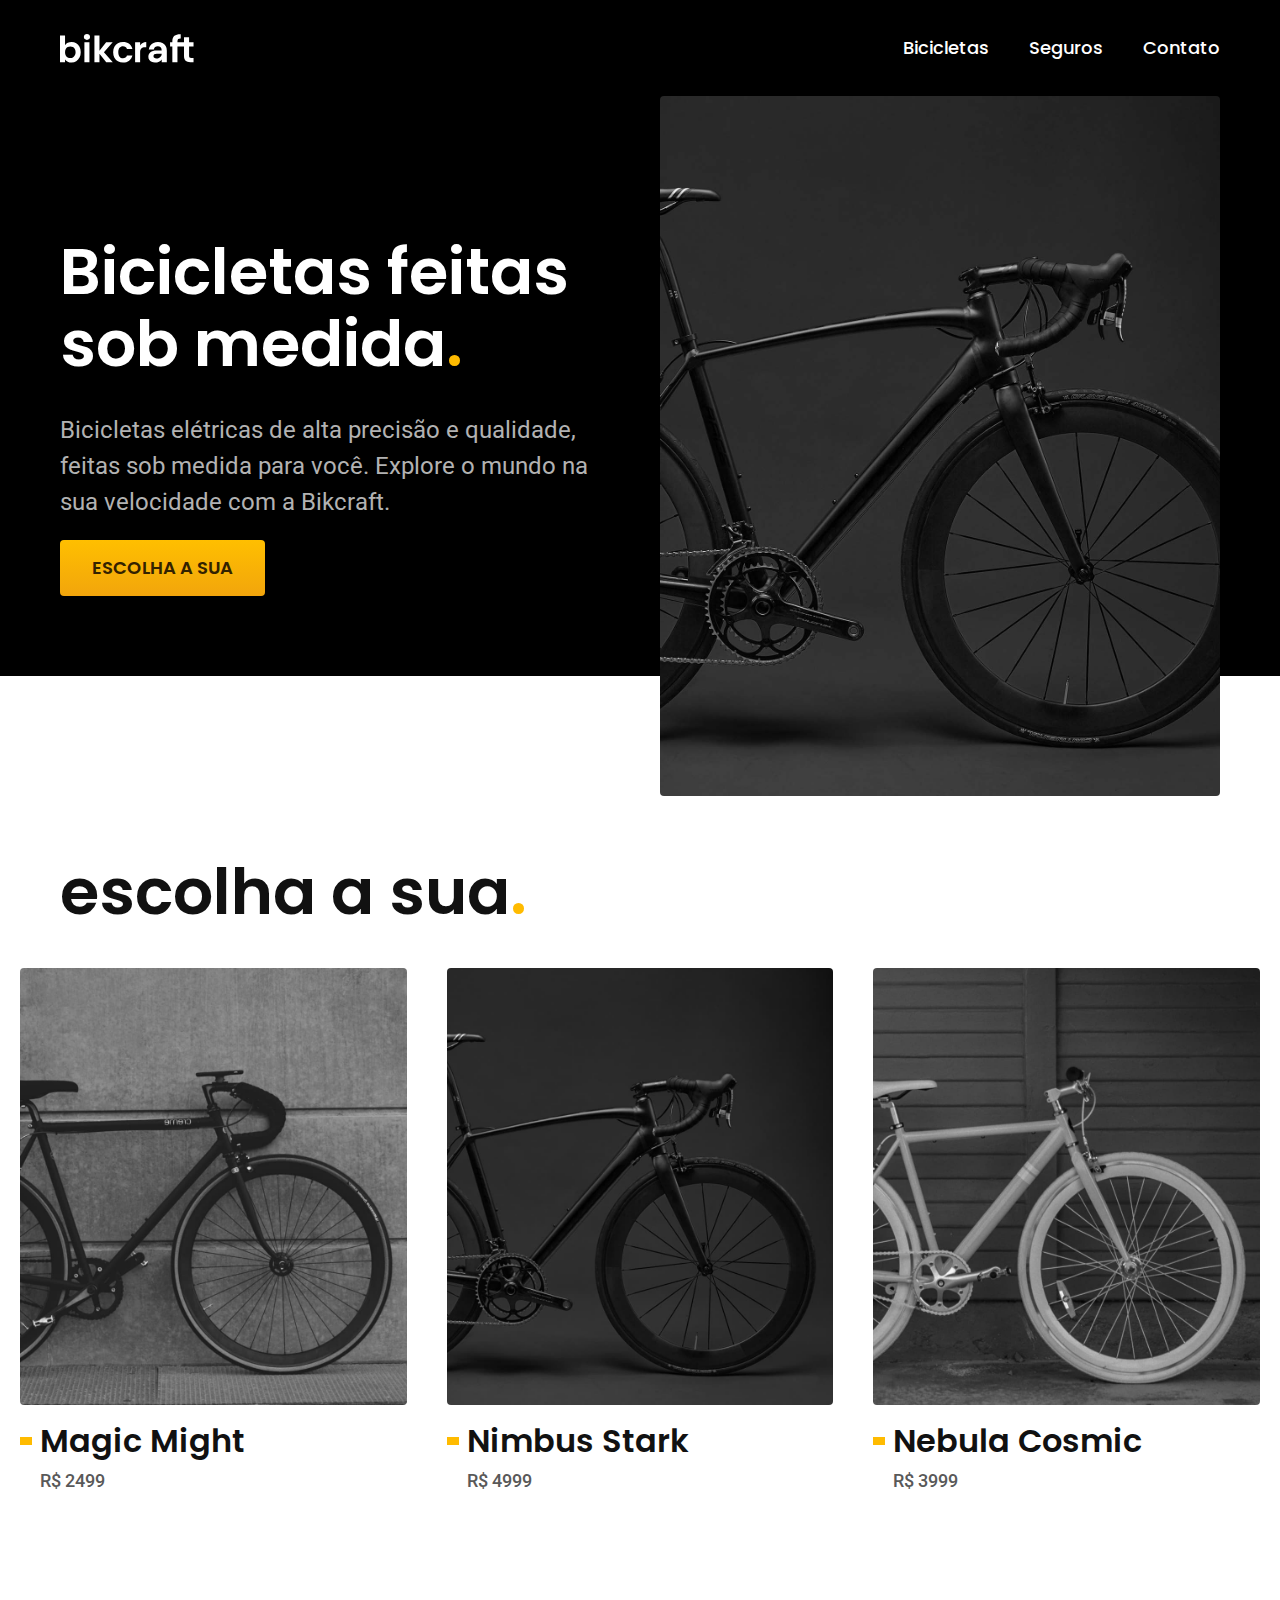
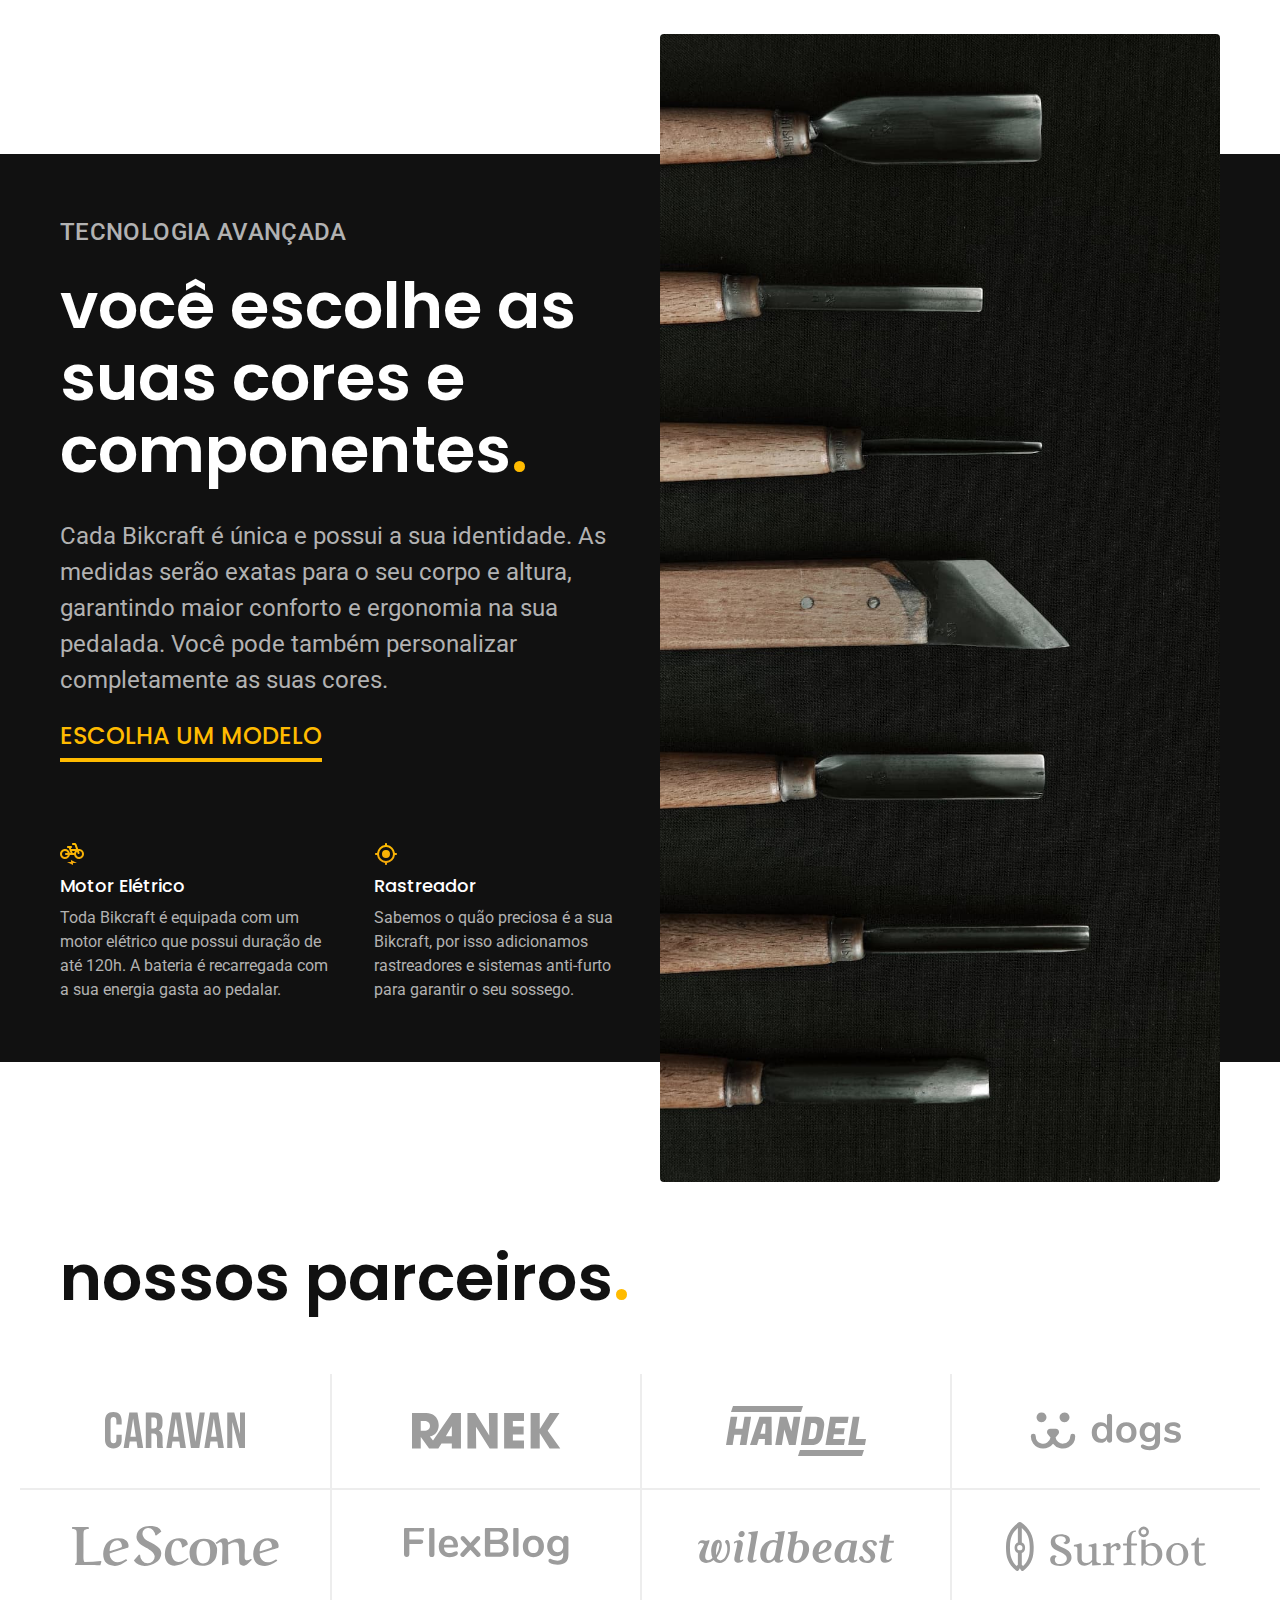
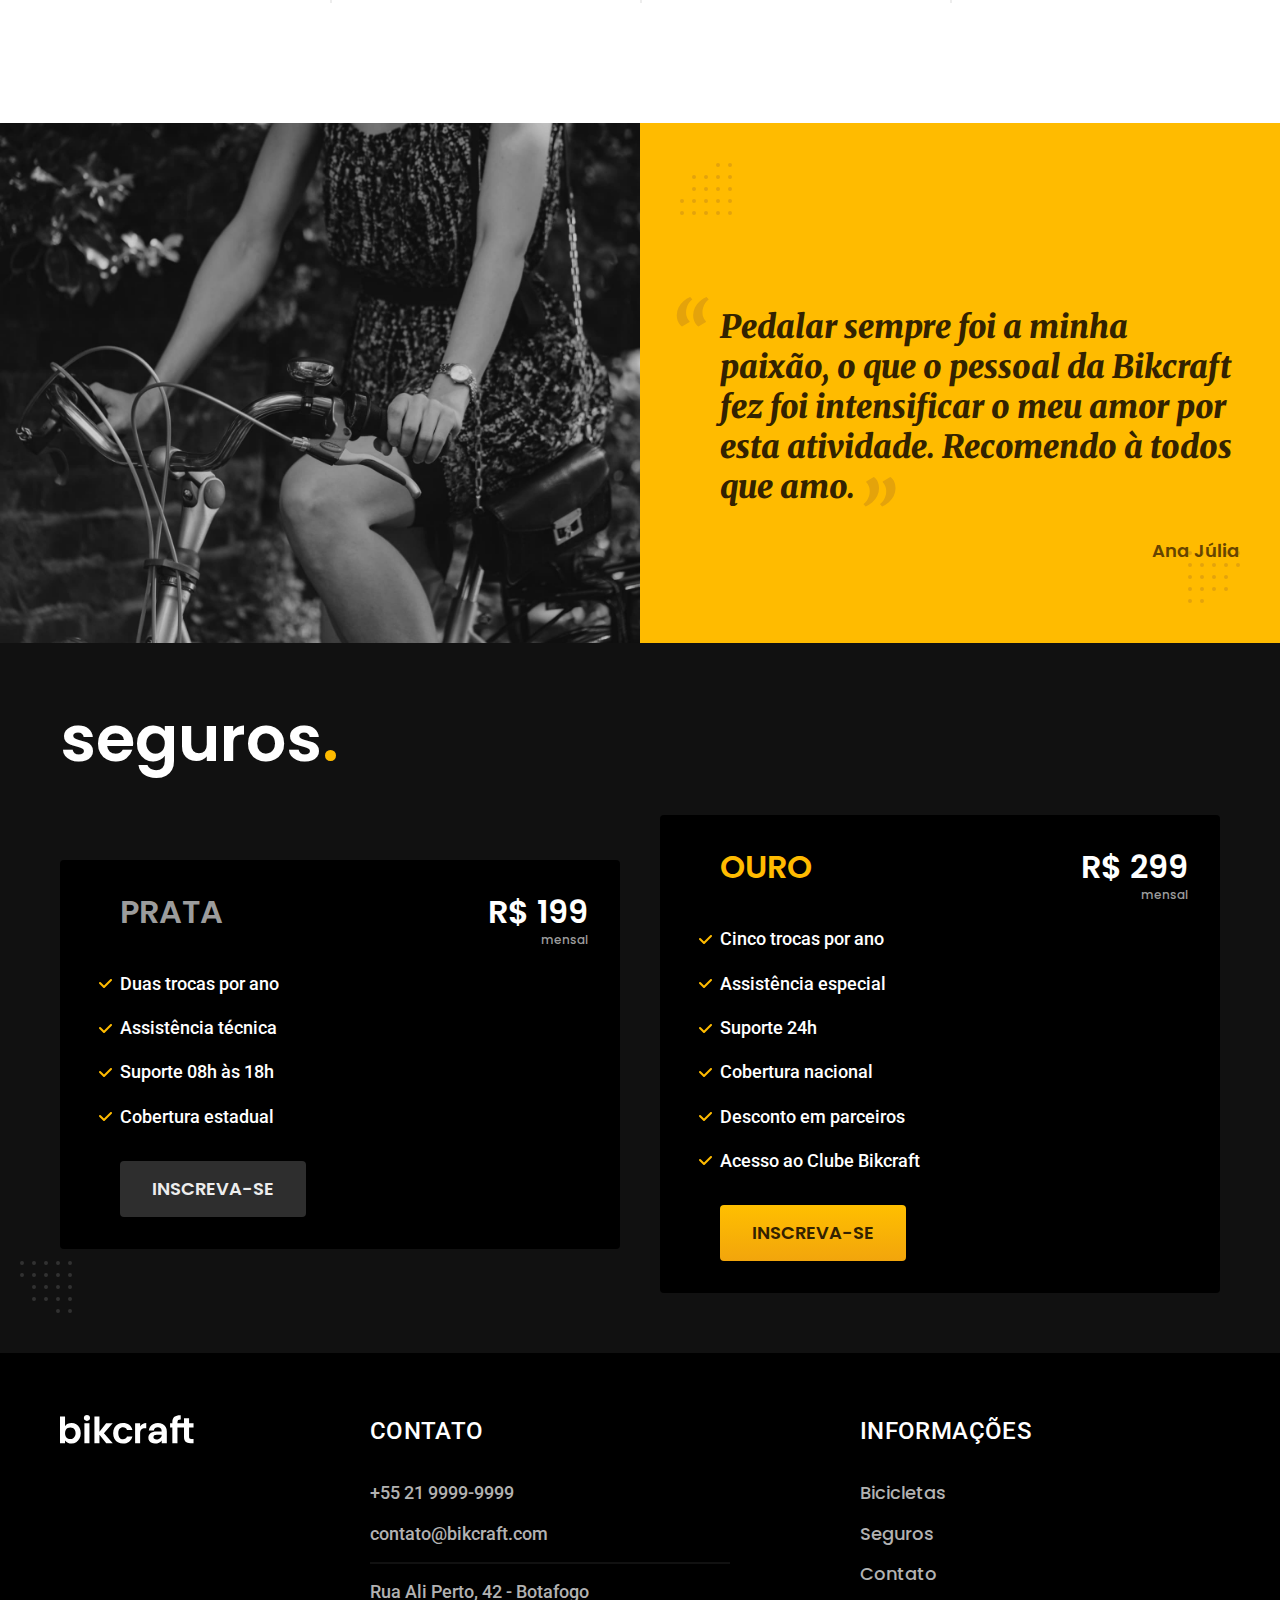
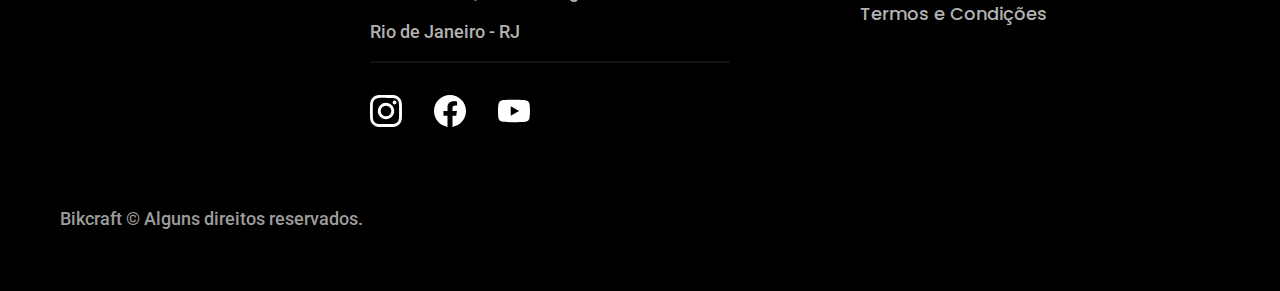
<file: index.html>
<!DOCTYPE html>
<html lang="pt-br">

<head>
  <meta charset="UTF-8">
  <meta name="viewport" content="width=device-width, initial-scale=1.0">
  <title>Bikcraft - Bicicletas Elétricas</title>
  <meta name="description" content="Bicicletas elétricas de alta precisão e qualidade,  feitas sob medida para o cliente. Explore o mundo na sua velocidade com a Bikcraft.">

  <link rel="icon" href="./favicon.svg" type="image/svg+xml">

  <link href="./css/style.css" rel="preload" as="style">
  <link href="./css/style.css" rel="stylesheet">

  <link rel="preconnect" href="https://fonts.googleapis.com">
  <link rel="preconnect" href="https://fonts.gstatic.com" crossorigin>
  <link href="https://fonts.googleapis.com/css2?family=Merriweather:ital,wght@1,900&family=Poppins:wght@500;600&family=Roboto:wght@400;500&display=swap" rel="stylesheet">
</head>

<body id="home">
  <header class="header-bg">
    <div class="header container">
      <a href="./">
        <img src="./img/bikcraft.svg" alt="Bikcraft" width="136" height="32">
      </a>
      <nav aria-label="primaria">
        <ul class="header-menu font-1-m cor-0">
          <li><a href="./bicicletas.html">Bicicletas</a></li>
          <li><a href="./seguros.html">Seguros</a></li>
          <li><a href="./contato.html">Contato</a></li>
        </ul>
      </nav>
    </div>
  </header>

  <main class="introducao-bg">
    <div class="introducao container">
      <div class="introducao-conteudo">
        <h1 class="font-1-xxl cor-0">Bicicletas feitas sob medida<span class="cor-p1">.</span></h1>
        <p class="font-2-l cor-5">Bicicletas elétricas de alta precisão e qualidade, feitas sob medida para você. Explore o mundo na sua velocidade com a Bikcraft.</p>
        <a class="botao" href="./bicicletas.html">Escolha a sua</a>
      </div>
      <picture>
        <source media="(max-width: 800px)" srcset="./img/bicicletas/nimbus.jpg">
        <img src="./img/fotos/introducao.jpg" alt="Bicicleta preta com motor elétrico" width="640" height="800">
      </picture>
    </div>
  </main>

  <article class="bicicletas-lista">
    <h2 class="container font-1-xxl">escolha a sua<span class="cor-p1">.</span></h2>

    <ul>
      <li>
        <a href="./bicicletas/magic.html">
          <img src="./img/bicicletas/magic-home.jpg" alt="Bicicleta preta" width="460" height="520">
          <h3 class="font-1-xl">Magic Might</h3>
          <span class="font-2-m cor-8">R$ 2499</span>
        </a>
      </li>
      <li>
        <a href="./bicicletas/nimbus.html">
          <img src="./img/bicicletas/nimbus-home.jpg" alt="Bicicleta preta" width="460" height="520">
          <h3 class="font-1-xl">Nimbus Stark</h3>
          <span class="font-2-m cor-8">R$ 4999</span>
        </a>
      </li>
      <li>
        <a href="./bicicletas/nebula.html">
          <img src="./img/bicicletas/nebula-home.jpg" alt="Bicicleta branca" width="460" height="520">
          <h3 class="font-1-xl">Nebula Cosmic</h3>
          <span class="font-2-m cor-8">R$ 3999</span>
        </a>
      </li>
    </ul>
  </article>

  <article class="tecnologia-bg">
    <div class="tecnologia container">
      <div class="tecnologia-conteudo">
        <span class="font-2-l-b cor-5">Tecnologia Avançada</span>
        <h2 class="font-1-xxl cor-0">você escolhe as<br>suas cores e<br>componentes<span class="cor-p1">.</span></h2>
        <p class="font-2-l cor-5">Cada Bikcraft é única e possui a sua identidade. As medidas serão exatas para o seu corpo e altura, garantindo maior conforto e ergonomia na sua pedalada. Você pode também personalizar completamente as suas cores.</p>
        <a class="link" href="./bicicletas.html">Escolha um modelo</a>
        <div class="tecnologia-vantagens">
          <div>
            <img src="./img/icones/eletrica.svg" alt="" width="24" height="24">
            <h3 class="font-1-m cor-0">Motor Elétrico</h3>
            <p class="font-2-s cor-5">Toda Bikcraft é equipada com um motor elétrico que possui duração de até 120h. A bateria é recarregada com a sua energia gasta ao pedalar.</p>
          </div>
          <div>
            <img src="./img/icones/rastreador.svg" alt="" width="24" height="24">
            <h3 class="font-1-m cor-0">Rastreador</h3>
            <p class="font-2-s cor-5">Sabemos o quão preciosa é a sua Bikcraft, por isso adicionamos rastreadores e sistemas anti-furto para garantir o seu sossego.</p>
          </div>
        </div>
      </div>
      <div class="tecnologia-imagem">
        <img src="./img/fotos/tecnologia.jpg" alt="" width="700" height="1120">
      </div>
    </div>
  </article>

  <section class="parceiros" aria-label="Nossos Parceiros">
    <h2 class="container font-1-xxl">nossos parceiros<span class="cor-p1">.</span></h2>
    <ul>
      <li><img src="./img/parceiros/caravan.svg" alt="Caravan" width="140" height="38"></li>
      <li><img src="./img/parceiros/ranek.svg" alt="Ranek" width="149" height="36"></li>
      <li><img src="./img/parceiros/handel.svg" alt="Handel" width="140" height="50"></li>
      <li><img src="./img/parceiros/dogs.svg" alt="Dogs" width="152" height="39"></li>
      <li><img src="./img/parceiros/lescone.svg" alt="LeScone" width="208" height="41"></li>
      <li><img src="./img/parceiros/flexblog.svg" alt="FlexBlog" width="165" height="38"></li>
      <li><img src="./img/parceiros/wildbeast.svg" alt="Wildbeast" width="196" height="34"></li>
      <li><img src="./img/parceiros/surfbot.svg" alt="Surfbot" width="200" height="49"></li>
    </ul>
  </section>

  <section class="depoimento" aria-label="Depoimento">
    <div>
      <img src="./img/fotos/depoimento.jpg" alt="Pessoa pedalando uma bicileta Bikcraft" width="780" height="680">
    </div>
    <div class="depoimento-conteudo">
      <blockquote class="font-1-xl cor-p5">
        <p>Pedalar sempre foi a minha paixão, o que o pessoal da Bikcraft fez foi intensificar o meu amor por esta atividade. Recomendo à todos que amo.</p>
      </blockquote>
      <span class="font-1-m-b cor-p4">Ana Júlia</span>
    </div>
  </section>

  <article class="seguros-bg">
    <div class="seguros container">
      <h2 class="font-1-xxl cor-0">seguros<span class="cor-p1">.</span></h2>
      <div class="seguros-item">
        <h3 class="font-1-xl cor-6">PRATA</h3>
        <span class="font-1-xl cor-0">R$ 199 <span class="font-1-xs cor-6">mensal</span></span>
        <ul class="font-2-m cor-0">
          <li>Duas trocas por ano</li>
          <li>Assistência técnica</li>
          <li>Suporte 08h às 18h</li>
          <li>Cobertura estadual</li>
        </ul>
        <a class="botao secundario" href="./orcamento.html?tipo=seguro&produto=prata">Inscreva-se</a>
      </div>
      <div class="seguros-item">
        <h3 class="font-1-xl cor-p1">OURO</h3>
        <span class="font-1-xl cor-0">R$ 299 <span class="font-1-xs cor-6">mensal</span></span>
        <ul class="font-2-m cor-0">
          <li>Cinco trocas por ano</li>
          <li>Assistência especial</li>
          <li>Suporte 24h</li>
          <li>Cobertura nacional</li>
          <li>Desconto em parceiros</li>
          <li>Acesso ao Clube Bikcraft</li>
        </ul>
        <a class="botao" href="./orcamento.html?tipo=seguro&produto=ouro">Inscreva-se</a>
      </div>
    </div>
  </article>

  <footer class="footer-bg">
    <div class="footer container">
      <img src="./img/bikcraft.svg" alt="Bikcraft" width="136" height="32">
      <div class="footer-contato">
        <h3 class="font-2-l-b cor-0">Contato</h3>
        <ul class="font-2-m cor-5">
          <li>+55 21 9999-9999</li>
          <li>contato@bikcraft.com</li>
          <li>Rua Ali Perto, 42 - Botafogo</li>
          <li>Rio de Janeiro - RJ</li>
        </ul>
        <div class="footer-redes">
          <a href="./"><img src="./img/redes/instagram.svg" alt="Instagram" width="32" height="32"></a>
          <a href="./"><img src="./img/redes/facebook.svg" alt="Facebook" width="32" height="32"></a>
          <a href="./"><img src="./img/redes/youtube.svg" alt="Youtube" width="32" height="32"></a>
        </div>
      </div>
      <div class="footer-informacoes">
        <h3 class="font-2-l-b cor-0">Informações</h3>
        <nav>
          <ul class="font-1-m cor-5">
            <li><a href="./bicicletas.html">Bicicletas</a></li>
            <li><a href="./seguros.html">Seguros</a></li>
            <li><a href="./contato.html">Contato</a></li>
            <li><a href="./termos.html">Termos e Condições</a></li>
          </ul>
        </nav>
      </div>
      <p class="font-2-m cor-6 footer-copy">Bikcraft © Alguns direitos reservados.</p>
    </div>
  </footer>

  <script src="./js/script.js"></script>
</body>

</html>
</file>
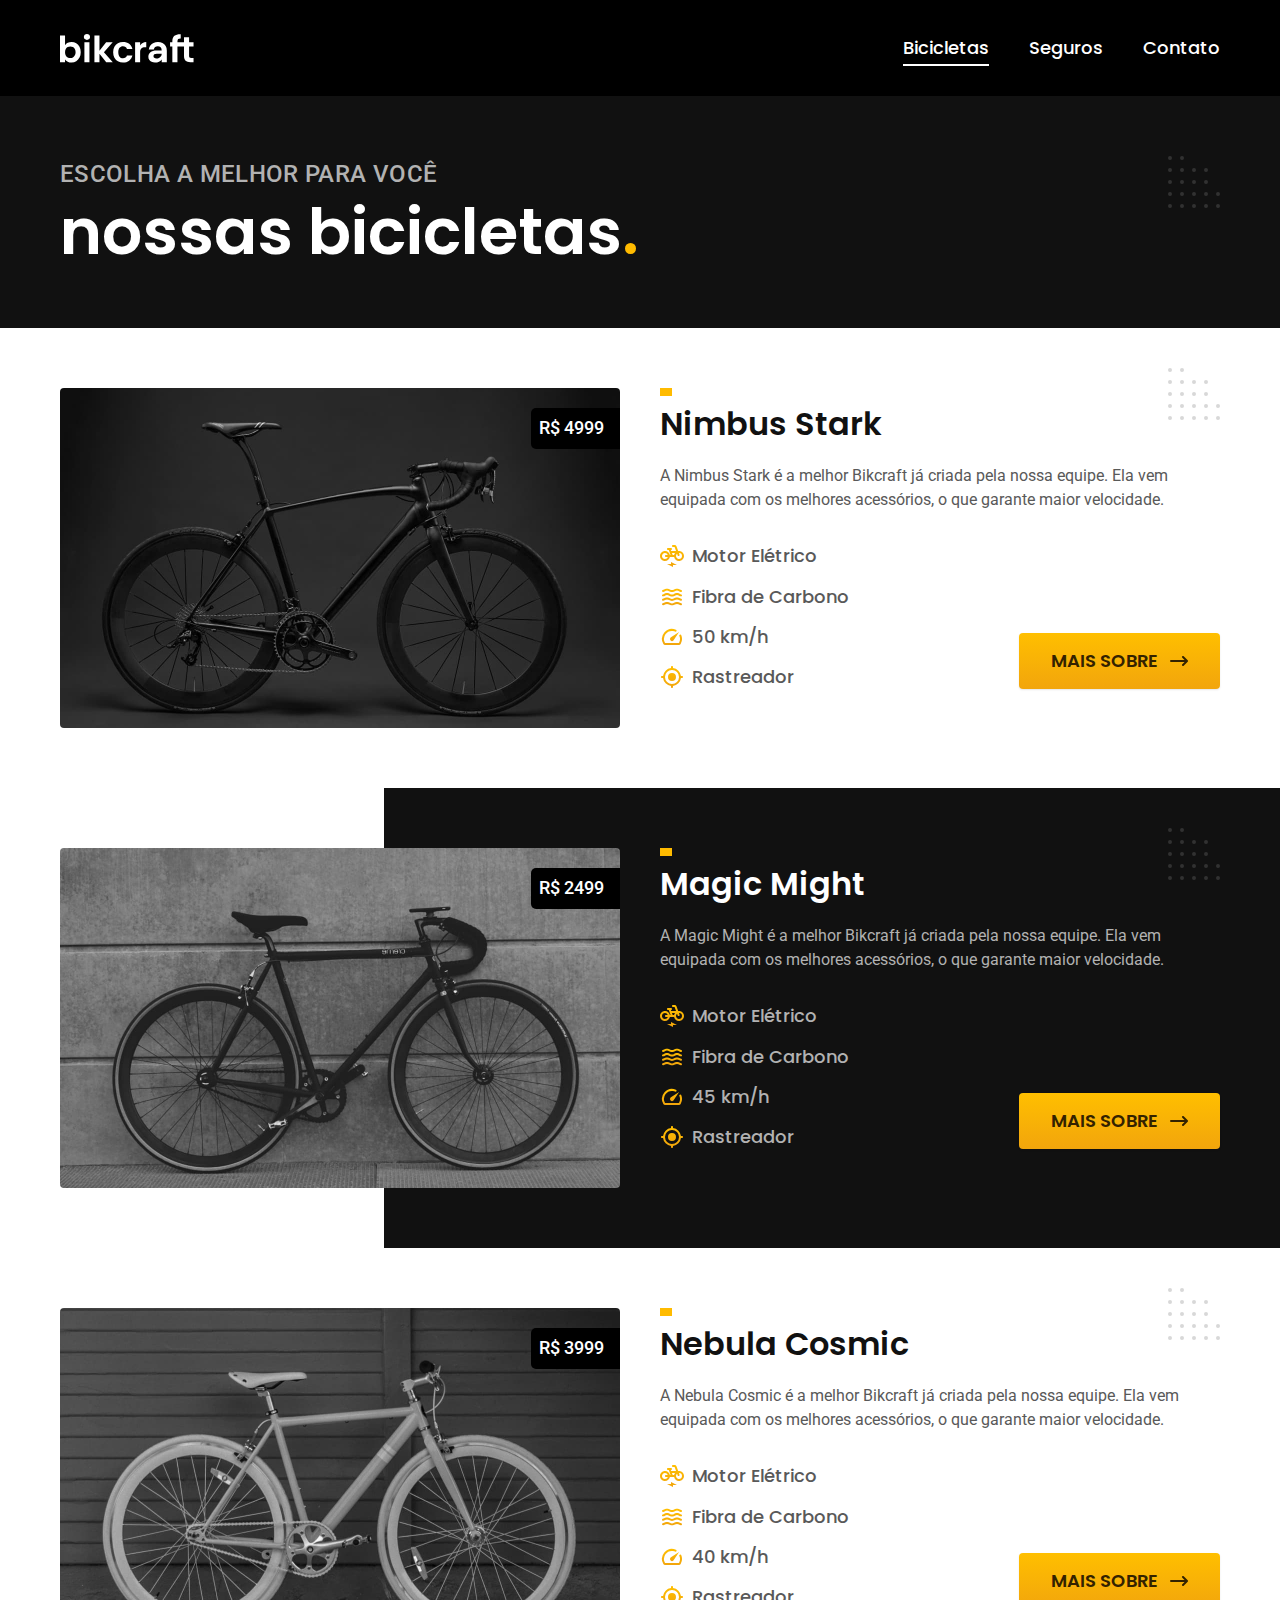
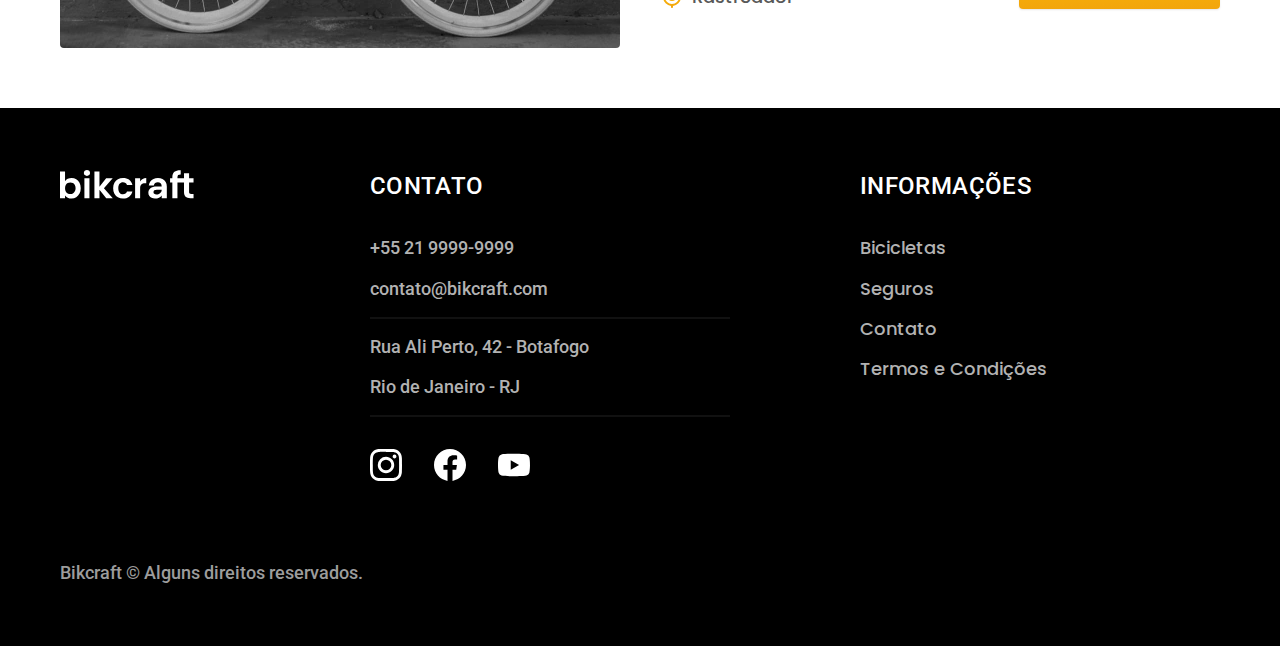
<file: bicicletas.html>
<!DOCTYPE html>
<html lang="pt-br">

<head>
  <meta charset="UTF-8">
  <meta name="viewport" content="width=device-width, initial-scale=1.0">
  <title>Bicicletas | Bikcraft</title>
  <meta name="description" content="Bicicletas elétricas de alta precisão e qualidade,  feitas sob medida para o cliente. Explore o mundo na sua velocidade com a Bikcraft.">

  <link rel="icon" href="./favicon.svg" type="image/svg+xml">

  <link href="./css/style.css" rel="preload" as="style">
  <link href="./css/style.css" rel="stylesheet">

  <link rel="preconnect" href="https://fonts.googleapis.com">
  <link rel="preconnect" href="https://fonts.gstatic.com" crossorigin>
  <link href="https://fonts.googleapis.com/css2?family=Merriweather:ital,wght@1,900&family=Poppins:wght@500;600&family=Roboto:wght@400;500&display=swap" rel="stylesheet">
</head>

<body id="bicicletas">
  <header class="header-bg">
    <div class="header container">
      <a href="./">
        <img src="./img/bikcraft.svg" alt="Bikcraft" width="136" height="32">
      </a>
      <nav aria-label="primaria">
        <ul class="header-menu font-1-m cor-0">
          <li><a href="./bicicletas.html">Bicicletas</a></li>
          <li><a href="./seguros.html">Seguros</a></li>
          <li><a href="./contato.html">Contato</a></li>
        </ul>
      </nav>
    </div>
  </header>

  <main>
    <div class="titulo">
      <div class="container">
        <p class="font-2-l-b cor-5">Escolha a melhor para você</p>
        <h1 class="font-1-xxl cor-0">nossas bicicletas<span class="cor-p1">.</span></h1>
      </div>
    </div>

    <div class="bicicletas-bg">
      <div class="bicicletas container">
        <div class="bicicletas-imagem">
          <img src="./img/bicicletas/nimbus.jpg" alt="Bicicleta preta" width="1120" height="680">
          <span class="font-2-m cor-0">R$ 4999</span>
        </div>
        <div class="bicicletas-conteudo">
          <h2 class="font-1-xl">Nimbus Stark</h2>
          <p class="font-2-s cor-8">A Nimbus Stark é a melhor Bikcraft já criada pela nossa equipe. Ela vem equipada com os melhores acessórios, o que garante maior velocidade.</p>
          <ul class="font-1-m cor-8">
            <li><img src="./img/icones/eletrica.svg" alt=""><span>Motor Elétrico</span></li>
            <li><img src="./img/icones/carbono.svg" alt=""><span>Fibra de Carbono</span></li>
            <li><img src="./img/icones/velocidade.svg" alt=""><span>50 km/h</span></li>
            <li><img src="./img/icones/rastreador.svg" alt=""><span>Rastreador</span></li>
          </ul>
          <a class="botao seta" href="./bicicletas/nimbus.html">Mais Sobre</a>
        </div>
      </div>
    </div>

    <div class="bicicletas-bg">
      <div class="bicicletas container">
        <div class="bicicletas-imagem">
          <img src="./img/bicicletas/magic.jpg" alt="Bicicleta preta" width="1120" height="680">
          <span class="font-2-m cor-0">R$ 2499</span>
        </div>
        <div class="bicicletas-conteudo">
          <h2 class="font-1-xl cor-0">Magic Might</h2>
          <p class="font-2-s cor-5">A Magic Might é a melhor Bikcraft já criada pela nossa equipe. Ela vem equipada com os melhores acessórios, o que garante maior velocidade.</p>
          <ul class="font-1-m cor-5">
            <li><img src="./img/icones/eletrica.svg" alt=""><span>Motor Elétrico</span></li>
            <li><img src="./img/icones/carbono.svg" alt=""><span>Fibra de Carbono</span></li>
            <li><img src="./img/icones/velocidade.svg" alt=""><span>45 km/h</span></li>
            <li><img src="./img/icones/rastreador.svg" alt=""><span>Rastreador</span></li>
          </ul>
          <a class="botao seta" href="./bicicletas/magic.html">Mais Sobre</a>
        </div>
      </div>
    </div>

    <div class="bicicletas-bg">
      <div class="bicicletas container">
        <div class="bicicletas-imagem">
          <img src="./img/bicicletas/nebula.jpg" alt="Bicicleta branca" width="1120" height="680">
          <span class="font-2-m cor-0">R$ 3999</span>
        </div>
        <div class="bicicletas-conteudo">
          <h2 class="font-1-xl">Nebula Cosmic</h2>
          <p class="font-2-s cor-8">A Nebula Cosmic é a melhor Bikcraft já criada pela nossa equipe. Ela vem equipada com os melhores acessórios, o que garante maior velocidade.</p>
          <ul class="font-1-m cor-8">
            <li><img src="./img/icones/eletrica.svg" alt=""><span>Motor Elétrico</span></li>
            <li><img src="./img/icones/carbono.svg" alt=""><span>Fibra de Carbono</span></li>
            <li><img src="./img/icones/velocidade.svg" alt=""><span>40 km/h</span></li>
            <li><img src="./img/icones/rastreador.svg" alt=""><span>Rastreador</span></li>
          </ul>
          <a class="botao seta" href="./bicicletas/nebula.html">Mais Sobre</a>
        </div>
      </div>
    </div>
  </main>

  <footer class="footer-bg">
    <div class="footer container">
      <img src="./img/bikcraft.svg" alt="Bikcraft">
      <div class="footer-contato">
        <h3 class="font-2-l-b cor-0">Contato</h3>
        <ul class="font-2-m cor-5">
          <li>+55 21 9999-9999</li>
          <li>contato@bikcraft.com</li>
          <li>Rua Ali Perto, 42 - Botafogo</li>
          <li>Rio de Janeiro - RJ</li>
        </ul>
        <div class="footer-redes">
          <a href="./"><img src="./img/redes/instagram.svg" alt="Instagram"></a>
          <a href="./"><img src="./img/redes/facebook.svg" alt="Facebook"></a>
          <a href="./"><img src="./img/redes/youtube.svg" alt="Youtube"></a>
        </div>
      </div>
      <div class="footer-informacoes">
        <h3 class="font-2-l-b cor-0">Informações</h3>
        <nav>
          <ul class="font-1-m cor-5">
            <li><a href="./bicicletas.html">Bicicletas</a></li>
            <li><a href="./seguros.html">Seguros</a></li>
            <li><a href="./contato.html">Contato</a></li>
            <li><a href="./termos.html">Termos e Condições</a></li>
          </ul>
        </nav>
      </div>
      <p class="font-2-m cor-6 footer-copy">Bikcraft © Alguns direitos reservados.</p>
    </div>
  </footer>

  <script src="./js/script.js"></script>
</body>

</html>
</file>
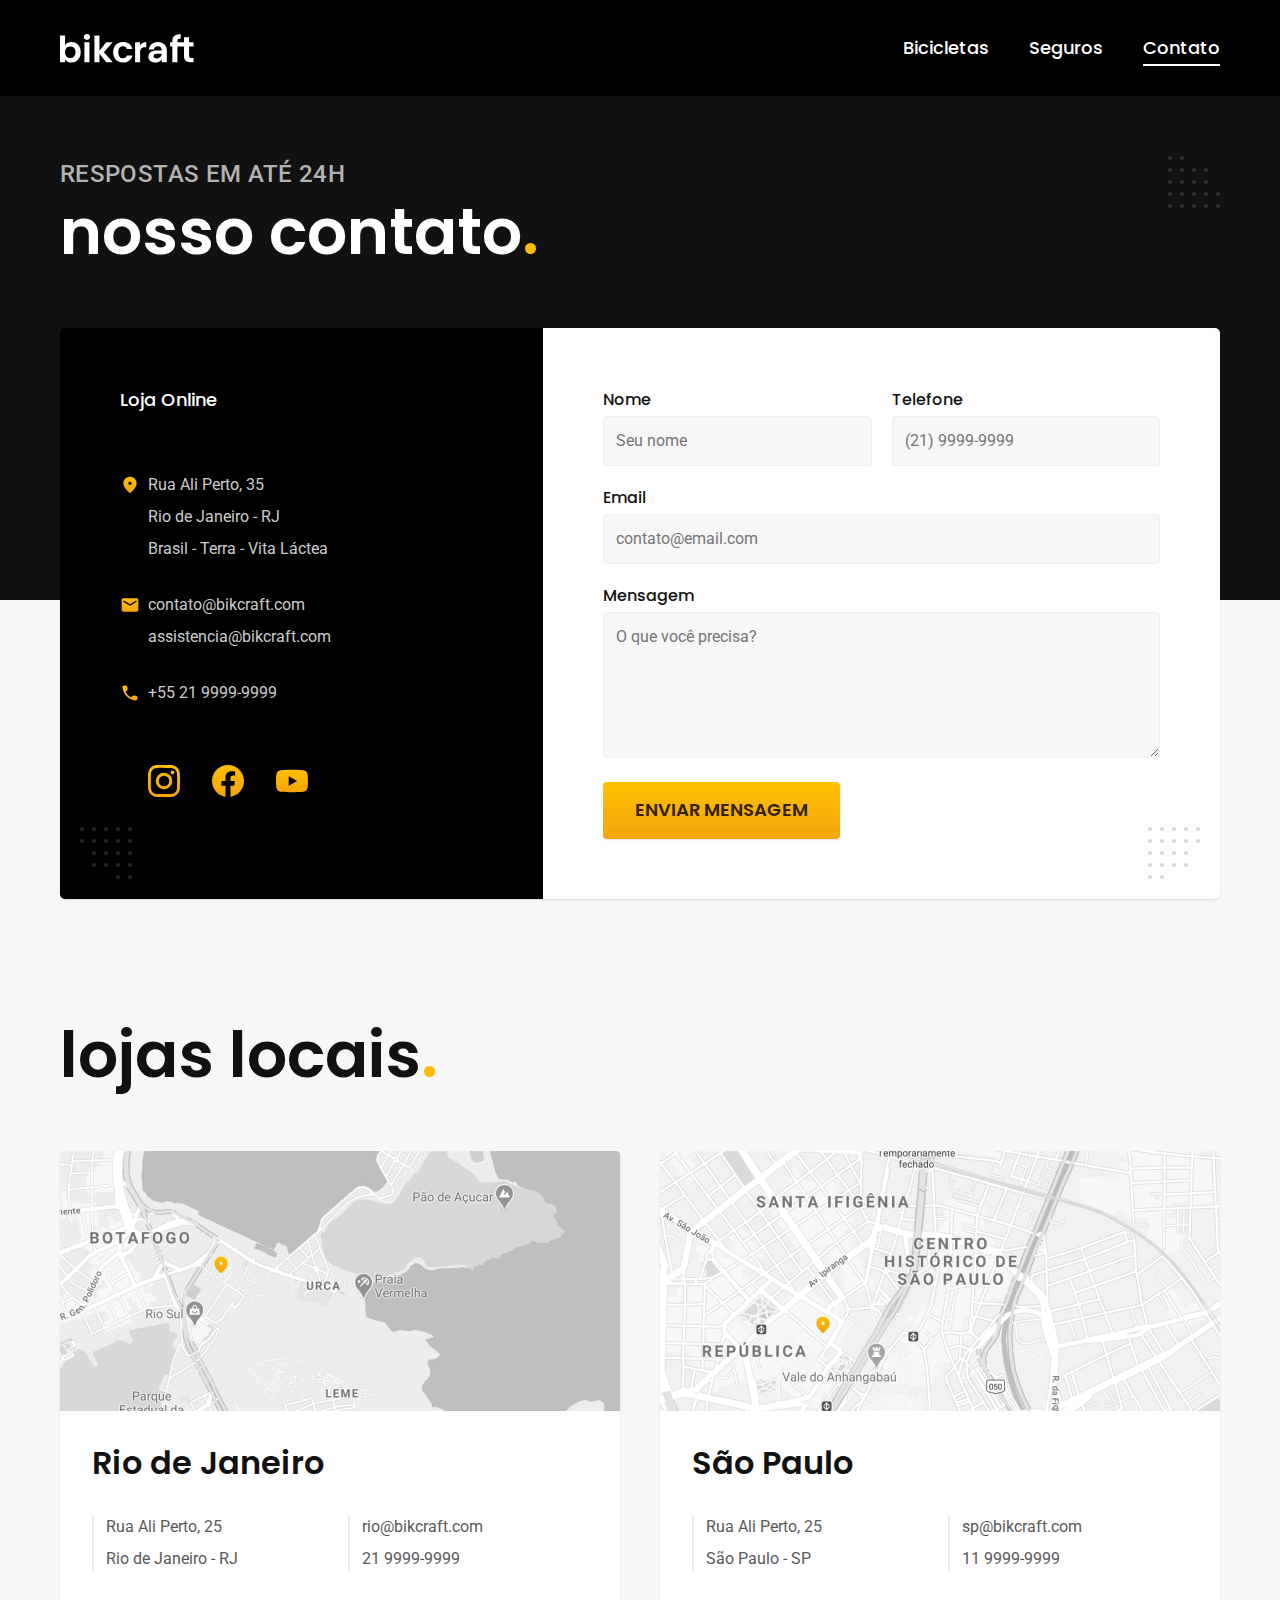
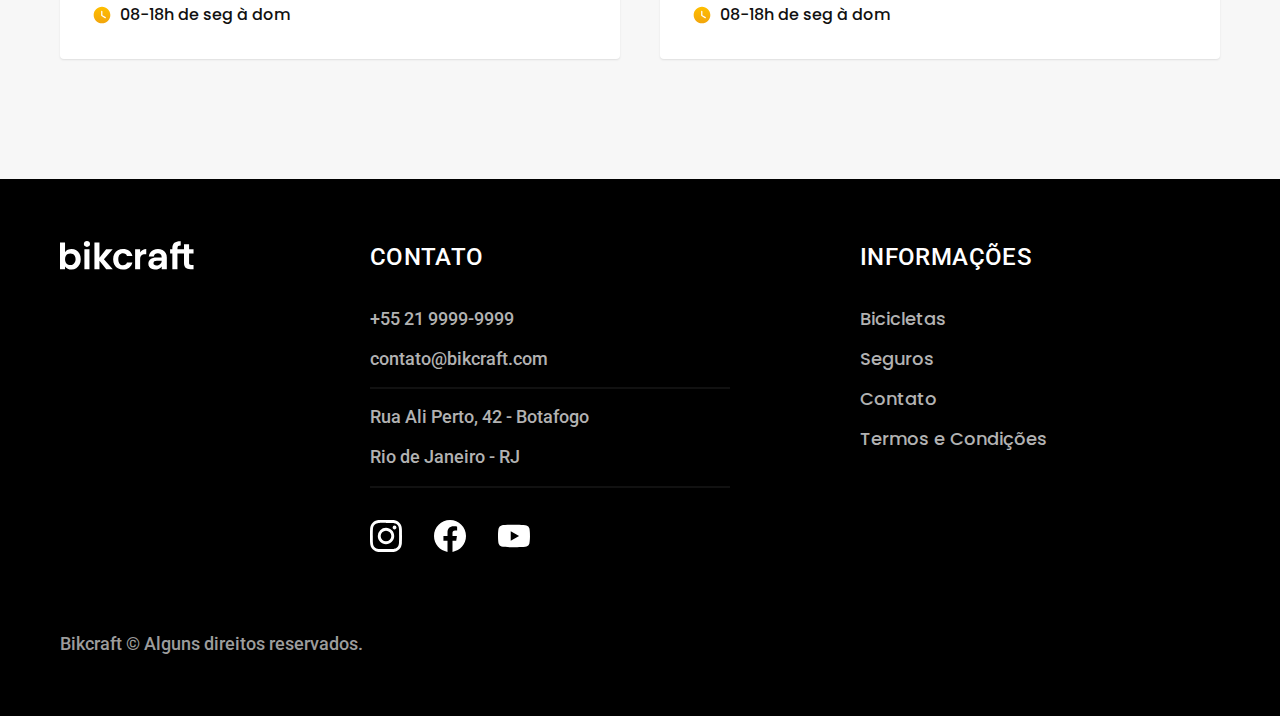
<file: contato.html>
<!DOCTYPE html>
<html lang="pt-br">

<head>
  <meta charset="UTF-8">
  <meta name="viewport" content="width=device-width, initial-scale=1.0">
  <title>Contato | Bikcraft</title>
  <meta name="description" content="Bicicletas elétricas de alta precisão e qualidade,  feitas sob medida para o cliente. Explore o mundo na sua velocidade com a Bikcraft.">

  <link rel="icon" href="./favicon.svg" type="image/svg+xml">

  <link href="./css/style.css" rel="preload" as="style">
  <link href="./css/style.css" rel="stylesheet">

  <link rel="preconnect" href="https://fonts.googleapis.com">
  <link rel="preconnect" href="https://fonts.gstatic.com" crossorigin>
  <link href="https://fonts.googleapis.com/css2?family=Merriweather:ital,wght@1,900&family=Poppins:wght@500;600&family=Roboto:wght@400;500&display=swap" rel="stylesheet">
</head>

<body id="contato">
  <header class="header-bg">
    <div class="header container">
      <a href="./">
        <img src="./img/bikcraft.svg" alt="Bikcraft" width="136" height="32">
      </a>
      <nav aria-label="primaria">
        <ul class="header-menu font-1-m cor-0">
          <li><a href="./bicicletas.html">Bicicletas</a></li>
          <li><a href="./seguros.html">Seguros</a></li>
          <li><a href="./contato.html">Contato</a></li>
        </ul>
      </nav>
    </div>
  </header>

  <main>
    <div class="titulo">
      <div class="container">
        <p class="font-2-l-b cor-5">Respostas em até 24h</p>
        <h1 class="font-1-xxl cor-0">nosso contato<span class="cor-p1">.</span></h1>
      </div>
    </div>

    <div class="contato container">
      <section class="contato-dados" aria-label="Endereço">
        <h2 class="cor-0 font-1-m">Loja Online</h2>
        <div class="contato-endereco font-2-s cor-4">
          <p>Rua Ali Perto, 35</p>
          <p>Rio de Janeiro - RJ</p>
          <p>Brasil - Terra - Vita Láctea</p>
        </div>
        <address class="contato-meios font-2-s cor-4">
          <a href="mailto:contato@bikcraft.com">contato@bikcraft.com</a>
          <a href="mailto:assistencia@bikcraft.com">assistencia@bikcraft.com</a>
          <a href="tel:+552199999999">+55 21 9999-9999</a>
        </address>
        <div class="contato-redes">
          <a href="./"><img src="./img/redes/instagram-p.svg" alt="Instagram"></a>
          <a href="./"><img src="./img/redes/facebook-p.svg" alt="Facebook"></a>
          <a href="./"><img src="./img/redes/youtube-p.svg" alt="Youtube"></a>
        </div>
      </section>
      <section class="contato-formulario" aria-label="Formulário">
        <form class="form" action="./">
          <div>
            <label for="nome">Nome</label>
            <input type="text" id="nome" name="nome" placeholder="Seu nome">
          </div>
          <div>
            <label for="telefone">Telefone</label>
            <input type="text" id="telefone" name="telefone" placeholder="(21) 9999-9999">
          </div>
          <div class="col-2">
            <label for="email">Email</label>
            <input type="email" id="email" name="email" placeholder="contato@email.com">
          </div>
          <div class="col-2">
            <label for="mensagem">Mensagem</label>
            <textarea id="mensagem" name="mensagem" placeholder="O que você precisa?" rows="5"></textarea>
          </div>
          <button class="botao col-2">Enviar Mensagem</button>
        </form>
      </section>
    </div>
  </main>

  <article class="lojas container">
    <h2 class="font-1-xxl">lojas locais<span class="cor-p1">.</span></h2>
    <div class="lojas-item">
      <img src="./img/lojas/rj.jpg" alt="mapa marcando o endereço da loja no Rio de Janeiro" width="560" height="260">
      <div class="lojas-conteudo">
        <h3 class="font-1-xl">Rio de Janeiro</h3>
        <div class="lojas-dados font-2-s cor-8">
          <p>Rua Ali Perto, 25</p>
          <p>Rio de Janeiro - RJ</p>
        </div>
        <div class="lojas-dados font-2-s cor-8">
          <a href="mailto:rio@bikcraft.com">rio@bikcraft.com</a>
          <a href="tel:+552199999999">21 9999-9999</a>
        </div>
        <p class="lojas-tempo font-1-s"><img src="./img/icones/horario.svg" alt="">08-18h de seg à dom</p>
      </div>
    </div>
    <div class="lojas-item">
      <img src="./img/lojas/sp.jpg" alt="mapa marcando o endereço da loja no Rio de Janeiro">
      <div class="lojas-conteudo">
        <h3 class="font-1-xl">São Paulo</h3>
        <div class="lojas-dados font-2-s cor-8">
          <p>Rua Ali Perto, 25</p>
          <p>São Paulo - SP</p>
        </div>
        <div class="lojas-dados font-2-s cor-8">
          <a href="mailto:rio@bikcraft.com">sp@bikcraft.com</a>
          <a href="tel:+551199999999">11 9999-9999</a>
        </div>
        <p class="lojas-tempo font-1-s"><img src="./img/icones/horario.svg" alt="">08-18h de seg à dom</p>
      </div>
    </div>
  </article>

  <footer class="footer-bg">
    <div class="footer container">
      <img src="./img/bikcraft.svg" alt="Bikcraft">
      <div class="footer-contato">
        <h3 class="font-2-l-b cor-0">Contato</h3>
        <ul class="font-2-m cor-5">
          <li>+55 21 9999-9999</li>
          <li>contato@bikcraft.com</li>
          <li>Rua Ali Perto, 42 - Botafogo</li>
          <li>Rio de Janeiro - RJ</li>
        </ul>
        <div class="footer-redes">
          <a href="./"><img src="./img/redes/instagram.svg" alt="Instagram"></a>
          <a href="./"><img src="./img/redes/facebook.svg" alt="Facebook"></a>
          <a href="./"><img src="./img/redes/youtube.svg" alt="Youtube"></a>
        </div>
      </div>
      <div class="footer-informacoes">
        <h3 class="font-2-l-b cor-0">Informações</h3>
        <nav>
          <ul class="font-1-m cor-5">
            <li><a href="./bicicletas.html">Bicicletas</a></li>
            <li><a href="./seguros.html">Seguros</a></li>
            <li><a href="./contato.html">Contato</a></li>
            <li><a href="./termos.html">Termos e Condições</a></li>
          </ul>
        </nav>
      </div>
      <p class="font-2-m cor-6 footer-copy">Bikcraft © Alguns direitos reservados.</p>
    </div>
  </footer>

  <script src="./js/script.js"></script>
</body>

</html>
</file>
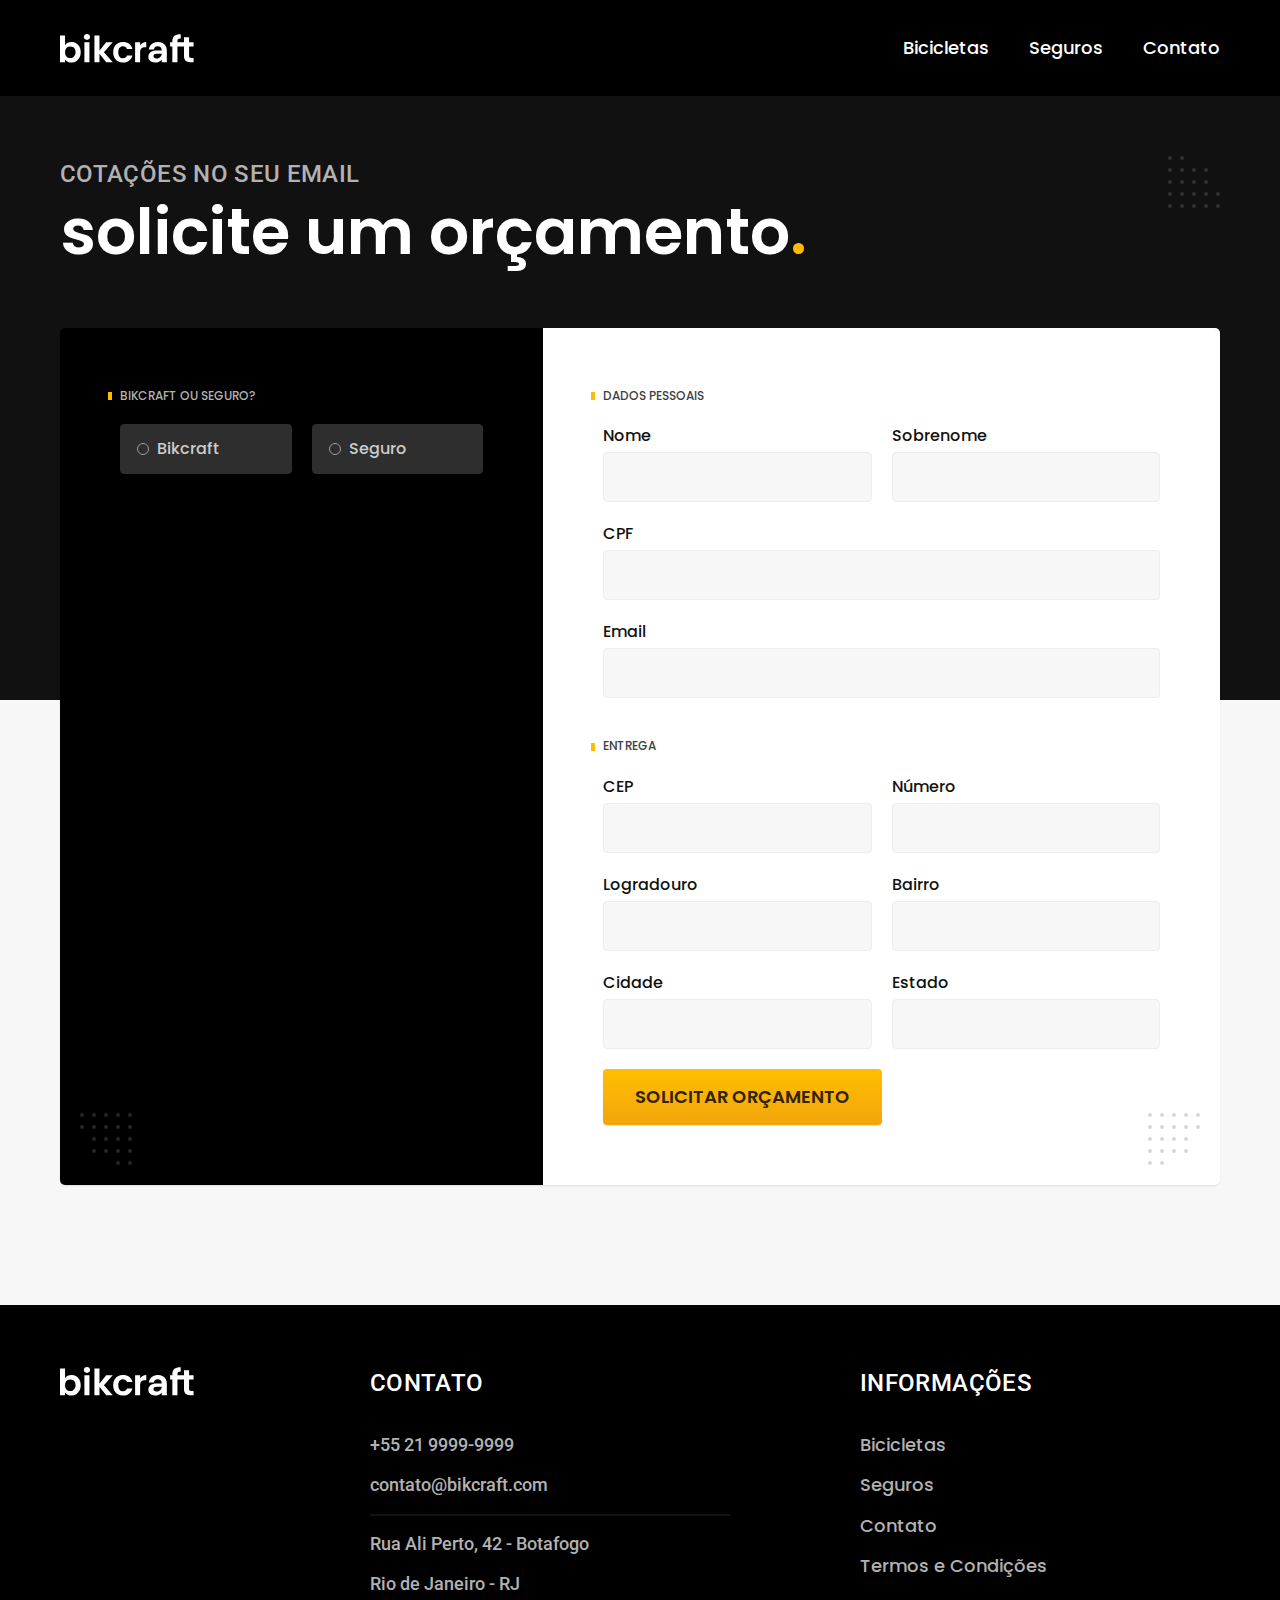
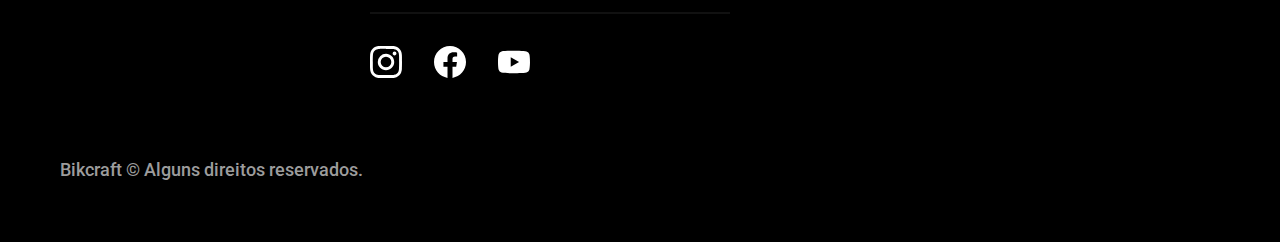
<file: orcamento.html>
<!DOCTYPE html>
<html lang="pt-br">

<head>
  <meta charset="UTF-8">
  <meta name="viewport" content="width=device-width, initial-scale=1.0">
  <title>Orçamento | Bikcraft</title>
  <meta name="description" content="Bicicletas elétricas de alta precisão e qualidade,  feitas sob medida para o cliente. Explore o mundo na sua velocidade com a Bikcraft.">

  <link rel="icon" href="./favicon.svg" type="image/svg+xml">

  <link href="./css/style.css" rel="preload" as="style">
  <link href="./css/style.css" rel="stylesheet">

  <link rel="preconnect" href="https://fonts.googleapis.com">
  <link rel="preconnect" href="https://fonts.gstatic.com" crossorigin>
  <link href="https://fonts.googleapis.com/css2?family=Merriweather:ital,wght@1,900&family=Poppins:wght@500;600&family=Roboto:wght@400;500&display=swap" rel="stylesheet">
</head>

<body id="orcamento">
  <header class="header-bg">
    <div class="header container">
      <a href="./">
        <img src="./img/bikcraft.svg" alt="Bikcraft" width="136" height="32">
      </a>
      <nav aria-label="primaria">
        <ul class="header-menu font-1-m cor-0">
          <li><a href="./bicicletas.html">Bicicletas</a></li>
          <li><a href="./seguros.html">Seguros</a></li>
          <li><a href="./contato.html">Contato</a></li>
        </ul>
      </nav>
    </div>
  </header>

  <main>
    <div class="titulo">
      <div class="container">
        <p class="font-2-l-b cor-5">Cotações no seu email</p>
        <h1 class="font-1-xxl cor-0">solicite um orçamento<span class="cor-p1">.</span></h1>
      </div>
    </div>

    <form class="orcamento container" action="./">
      <!-- Produto -->
      <div class="orcamento-produto">
        <h2 class="font-1-xs cor-5">Bikcraft ou Seguro?</h2>

        <input type="radio" name="tipo" value="bikcraft" id="bikcraft">
        <label for="bikcraft">Bikcraft</label>

        <input type="radio" name="tipo" value="seguro" id="seguro">
        <label for="seguro">Seguro</label>

        <div class="orcamento-conteudo" id="orcamento-bikcraft">
          <h2 class="font-1-xs cor-5">Escolha a sua:</h2>

          <input type="radio" name="produto" value="nimbus" id="nimbus">
          <label for="nimbus">Nimbus Stark <span>R$ 4999</span></label>
          <div class="radio-detalhes">
            <ul class="font-1-xs cor-8">
              <li><img src="./img/icones/eletrica.svg" alt=""> Motor Elétrico</li>
              <li><img src="./img/icones/carbono.svg" alt=""> Fibra de Carbono</li>
              <li><img src="./img/icones/velocidade.svg" alt=""> 50 km/h</li>
              <li><img src="./img/icones/rastreador.svg" alt=""> Rastreador</li>
            </ul>
            <img src="./img/bicicletas/nimbus.jpg" alt="Bicicleta preta">
          </div>

          <input type="radio" name="produto" value="magic" id="magic">
          <label for="magic">Magic Might <span>R$ 2499</span></label>
          <div class="radio-detalhes">
            <ul class="font-1-xs cor-8">
              <li><img src="./img/icones/eletrica.svg" alt=""> Motor Elétrico</li>
              <li><img src="./img/icones/carbono.svg" alt=""> Fibra de Carbono</li>
              <li><img src="./img/icones/velocidade.svg" alt=""> 45 km/h</li>
              <li><img src="./img/icones/rastreador.svg" alt=""> Rastreador</li>
            </ul>
            <img src="./img/bicicletas/magic.jpg" alt="Bicicleta preta">
          </div>

          <input type="radio" name="produto" value="nebula" id="nebula">
          <label for="nebula">Nebula Cosmic <span>R$ 3999</span></label>
          <div class="radio-detalhes">
            <ul class="font-1-xs cor-8">
              <li><img src="./img/icones/eletrica.svg" alt=""> Motor Elétrico</li>
              <li><img src="./img/icones/carbono.svg" alt=""> Fibra de Carbono</li>
              <li><img src="./img/icones/velocidade.svg" alt=""> 40 km/h</li>
              <li><img src="./img/icones/rastreador.svg" alt=""> Rastreador</li>
            </ul>
            <img src="./img/bicicletas/nebula.jpg" alt="Bicicleta preta">
          </div>
        </div>

        <div class="orcamento-conteudo" id="orcamento-seguro">
          <h2 class="font-1-xs cor-5">Escolha o plano:</h2>

          <input type="radio" name="produto" value="prata" id="prata">
          <label for="prata" class="font-1-s cor-4">Prata <span>R$ 199</span></label>

          <input type="radio" name="produto" value="ouro" id="ouro">
          <label for="ouro" class="font-1-s cor-4">Ouro <span>R$ 299</span></label>
        </div>
      </div>

      <!-- Dados -->
      <div class="orcamento-dados form">
        <h2 class="font-1-xs cor-9 col-2">dados pessoais</h2>
        <div>
          <label for="nome">Nome</label>
          <input type="text" id="nome" name="nome">
        </div>
        <div>
          <label for="sobrenome">Sobrenome</label>
          <input type="text" id="sobrenome" name="sobrenome">
        </div>
        <div class="col-2">
          <label for="CPF">CPF</label>
          <input type="text" id="CPF" name="CPF">
        </div>
        <div class="col-2">
          <label for="email">Email</label>
          <input type="text" id="email" name="email">
        </div>
        <h2 class="font-1-xs cor-9 col-2">entrega</h2>
        <div>
          <label for="cep">CEP</label>
          <input type="text" id="cep" name="cep">
        </div>
        <div>
          <label for="numero">Número</label>
          <input type="text" id="numero" name="numero">
        </div>
        <div>
          <label for="logradouro">Logradouro</label>
          <input type="text" id="logradouro" name="logradouro">
        </div>
        <div>
          <label for="bairro">Bairro</label>
          <input type="text" id="bairro" name="bairro">
        </div>
        <div>
          <label for="cidade">Cidade</label>
          <input type="text" id="cidade" name="cidade">
        </div>
        <div>
          <label for="estado">Estado</label>
          <input type="text" id="estado" name="estado">
        </div>
        <button class="botao col-2">Solicitar Orçamento</button>
      </div>
    </form>
  </main>

  <footer class="footer-bg">
    <div class="footer container">
      <img src="./img/bikcraft.svg" alt="Bikcraft">
      <div class="footer-contato">
        <h3 class="font-2-l-b cor-0">Contato</h3>
        <ul class="font-2-m cor-5">
          <li>+55 21 9999-9999</li>
          <li>contato@bikcraft.com</li>
          <li>Rua Ali Perto, 42 - Botafogo</li>
          <li>Rio de Janeiro - RJ</li>
        </ul>
        <div class="footer-redes">
          <a href="./"><img src="./img/redes/instagram.svg" alt="Instagram"></a>
          <a href="./"><img src="./img/redes/facebook.svg" alt="Facebook"></a>
          <a href="./"><img src="./img/redes/youtube.svg" alt="Youtube"></a>
        </div>
      </div>
      <div class="footer-informacoes">
        <h3 class="font-2-l-b cor-0">Informações</h3>
        <nav>
          <ul class="font-1-m cor-5">
            <li><a href="./bicicletas.html">Bicicletas</a></li>
            <li><a href="./seguros.html">Seguros</a></li>
            <li><a href="./contato.html">Contato</a></li>
            <li><a href="./termos.html">Termos e Condições</a></li>
          </ul>
        </nav>
      </div>
      <p class="font-2-m cor-6 footer-copy">Bikcraft © Alguns direitos reservados.</p>
    </div>
  </footer>

  <script src="./js/script.js"></script>
</body>

</html>
</file>
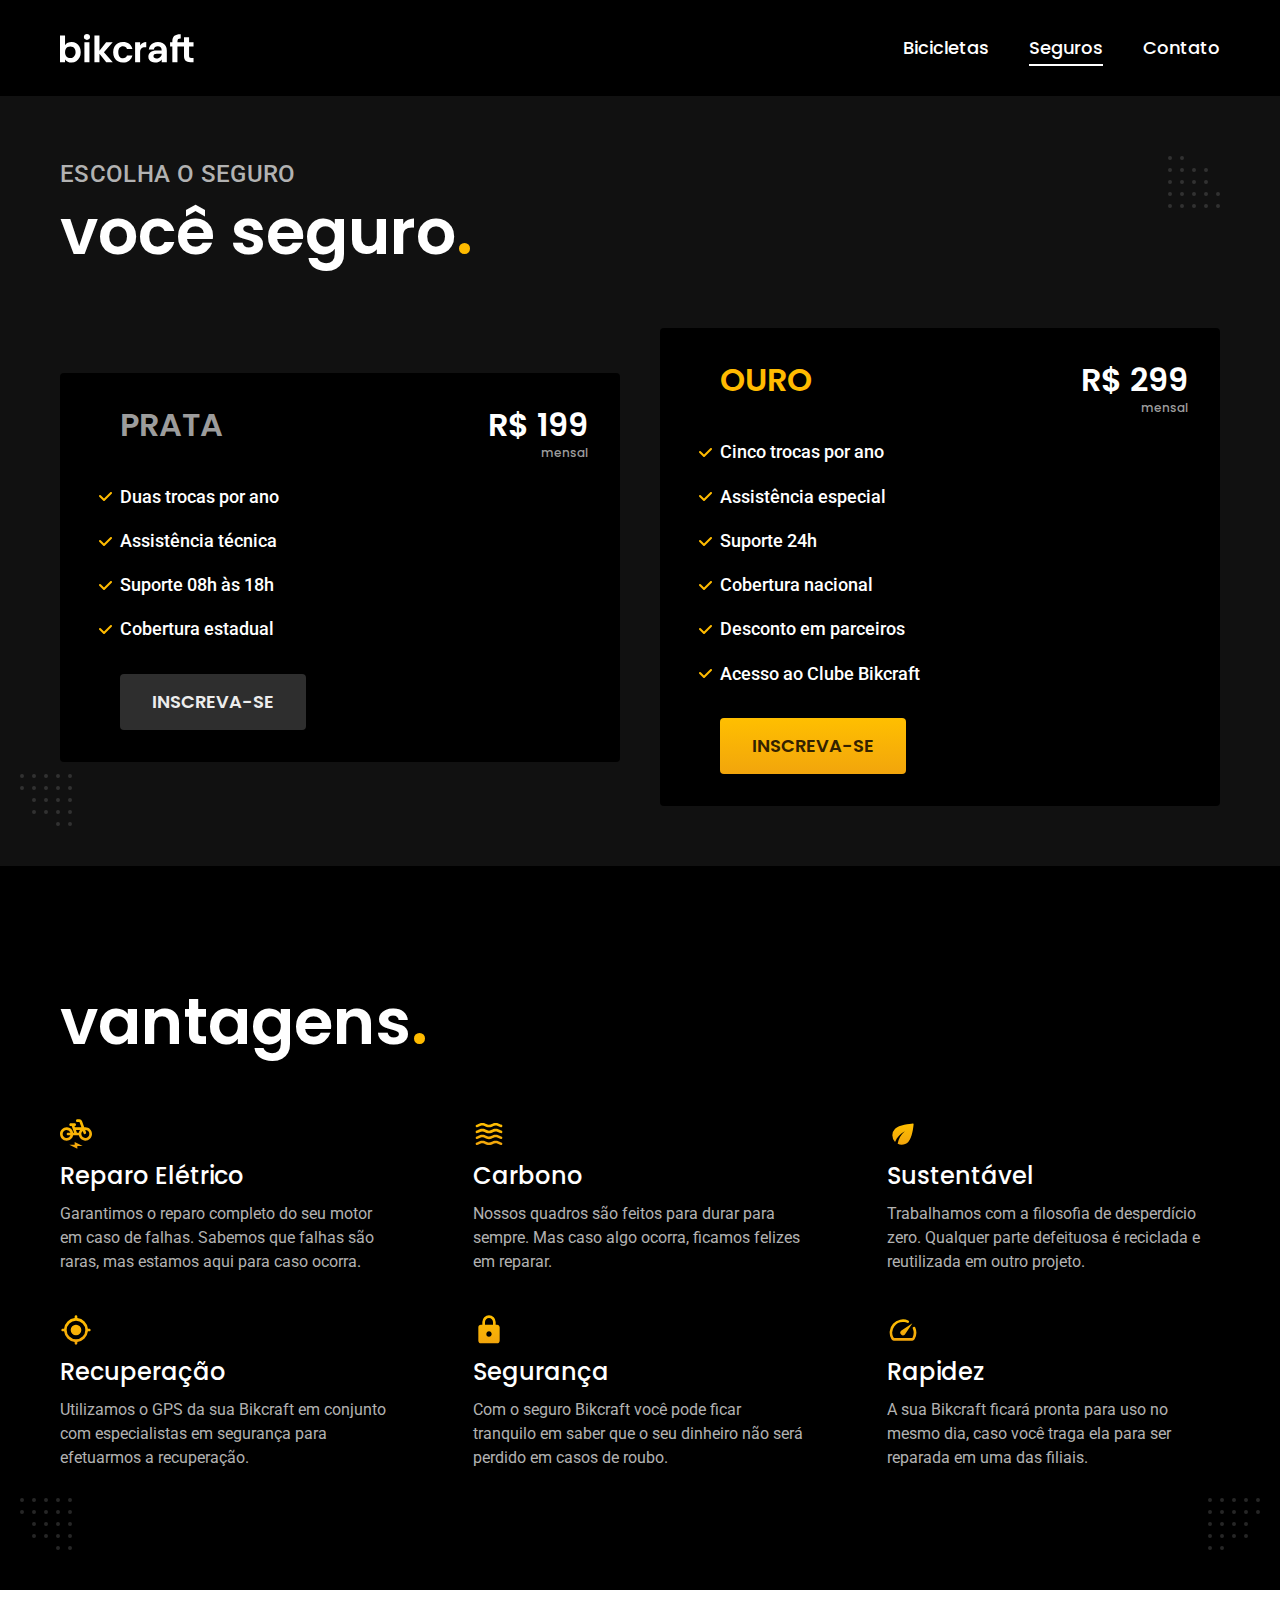
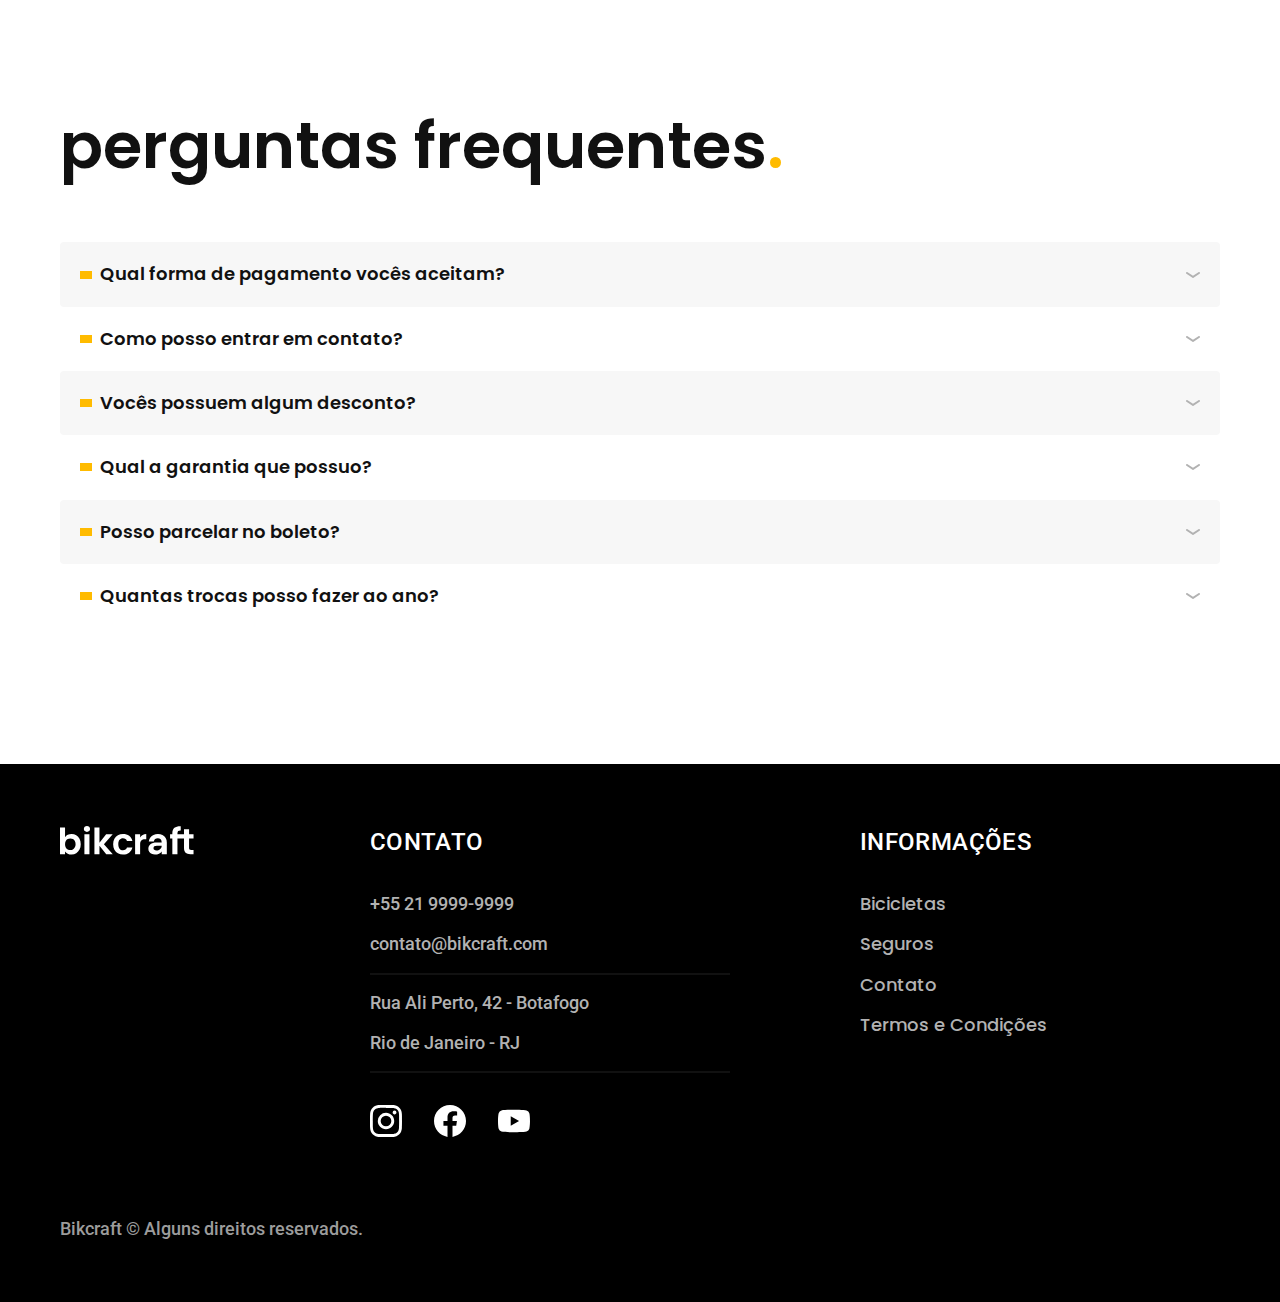
<file: seguros.html>
<!DOCTYPE html>
<html lang="pt-br">

<head>
  <meta charset="UTF-8">
  <meta name="viewport" content="width=device-width, initial-scale=1.0">
  <title>Seguros | Bikcraft</title>
  <meta name="description" content="Bicicletas elétricas de alta precisão e qualidade,  feitas sob medida para o cliente. Explore o mundo na sua velocidade com a Bikcraft.">

  <link rel="icon" href="./favicon.svg" type="image/svg+xml">

  <link href="./css/style.css" rel="preload" as="style">
  <link href="./css/style.css" rel="stylesheet">

  <link rel="preconnect" href="https://fonts.googleapis.com">
  <link rel="preconnect" href="https://fonts.gstatic.com" crossorigin>
  <link href="https://fonts.googleapis.com/css2?family=Merriweather:ital,wght@1,900&family=Poppins:wght@500;600&family=Roboto:wght@400;500&display=swap" rel="stylesheet">
</head>

<body id="seguros">
  <header class="header-bg">
    <div class="header container">
      <a href="./">
        <img src="./img/bikcraft.svg" alt="Bikcraft" width="136" height="32">
      </a>
      <nav aria-label="primaria">
        <ul class="header-menu font-1-m cor-0">
          <li><a href="./bicicletas.html">Bicicletas</a></li>
          <li><a href="./seguros.html">Seguros</a></li>
          <li><a href="./contato.html">Contato</a></li>
        </ul>
      </nav>
    </div>
  </header>

  <main class="seguros-bg">
    <div class="titulo">
      <div class="container">
        <p class="font-2-l-b cor-5">Escolha o seguro</p>
        <h1 class="font-1-xxl cor-0">você seguro<span class="cor-p1">.</span></h1>
      </div>
    </div>

    <div class="seguros container">
      <div class="seguros-item">
        <h3 class="font-1-xl cor-6">PRATA</h3>
        <span class="font-1-xl cor-0">R$ 199 <span class="font-1-xs cor-6">mensal</span></span>
        <ul class="font-2-m cor-0">
          <li>Duas trocas por ano</li>
          <li>Assistência técnica</li>
          <li>Suporte 08h às 18h</li>
          <li>Cobertura estadual</li>
        </ul>
        <a class="botao secundario" href="./orcamento.html?tipo=seguro&produto=prata">Inscreva-se</a>
      </div>
      <div class="seguros-item">
        <h3 class="font-1-xl cor-p1">OURO</h3>
        <span class="font-1-xl cor-0">R$ 299 <span class="font-1-xs cor-6">mensal</span></span>
        <ul class="font-2-m cor-0">
          <li>Cinco trocas por ano</li>
          <li>Assistência especial</li>
          <li>Suporte 24h</li>
          <li>Cobertura nacional</li>
          <li>Desconto em parceiros</li>
          <li>Acesso ao Clube Bikcraft</li>
        </ul>
        <a class="botao" href="./orcamento.html?tipo=seguro&produto=ouro">Inscreva-se</a>
      </div>
    </div>
  </main>

  <article class="vantagens-bg">
    <div class="vantagens container">
      <h2 class="font-1-xxl cor-0">vantagens<span class="cor-p1">.</span></h2>
      <ul>
        <li>
          <img src="./img/icones/eletrica.svg" alt="">
          <h3 class="font-1-l cor-0">Reparo Elétrico</h3>
          <p class="font-2-s cor-5">Garantimos o reparo completo do seu motor em caso de falhas. Sabemos que falhas são raras, mas estamos aqui para caso ocorra.</p>
        </li>
        <li>
          <img src="./img/icones/carbono.svg" alt="">
          <h3 class="font-1-l cor-0">Carbono</h3>
          <p class="font-2-s cor-5">Nossos quadros são feitos para durar para sempre. Mas caso algo ocorra, ficamos felizes em reparar.</p>
        </li>
        <li>
          <img src="./img/icones/sustentavel.svg" alt="">
          <h3 class="font-1-l cor-0">Sustentável</h3>
          <p class="font-2-s cor-5">Trabalhamos com a filosofia de desperdício zero. Qualquer parte defeituosa é reciclada e reutilizada em outro projeto.</p>
        </li>
        <li>
          <img src="./img/icones/rastreador.svg" alt="">
          <h3 class="font-1-l cor-0">Recuperação</h3>
          <p class="font-2-s cor-5">Utilizamos o GPS da sua Bikcraft em conjunto com especialistas em segurança para efetuarmos a recuperação.</p>
        </li>
        <li>
          <img src="./img/icones/seguro.svg" alt="">
          <h3 class="font-1-l cor-0">Segurança</h3>
          <p class="font-2-s cor-5">Com o seguro Bikcraft você pode ficar tranquilo em saber que o seu dinheiro não será perdido em casos de roubo.</p>
        </li>
        <li>
          <img src="./img/icones/velocidade.svg" alt="">
          <h3 class="font-1-l cor-0">Rapidez</h3>
          <p class="font-2-s cor-5">A sua Bikcraft ficará pronta para uso no mesmo dia, caso você traga ela para ser reparada em uma das filiais.</p>
        </li>
      </ul>
    </div>
  </article>

  <article class="perguntas container">
    <h2 class="font-1-xxl">perguntas frequentes<span class="cor-p1">.</span></h2>
    <dl>
      <div>
        <dt class="font-1-m-b">Qual forma de pagamento vocês aceitam?</dt>
        <dd class="font-2-s cor-9">Aceitamos pagamentos parcelados em todos os cartões de crédito. Para pagamentos à vista também aceitarmos PIX e Boleto através do PagSeguro.</dd>
      </div>
      <div>
        <dt class="font-1-m-b">Como posso entrar em contato?</dt>
        <dd class="font-2-s cor-9">Aceitamos pagamentos parcelados em todos os cartões de crédito. Para pagamentos à vista também aceitarmos PIX e Boleto através do PagSeguro.</dd>
      </div>
      <div>
        <dt class="font-1-m-b">Vocês possuem algum desconto?</dt>
        <dd class="font-2-s cor-9">Aceitamos pagamentos parcelados em todos os cartões de crédito. Para pagamentos à vista também aceitarmos PIX e Boleto através do PagSeguro.</dd>
      </div>
      <div>
        <dt class="font-1-m-b">Qual a garantia que possuo?</dt>
        <dd class="font-2-s cor-9">Aceitamos pagamentos parcelados em todos os cartões de crédito. Para pagamentos à vista também aceitarmos PIX e Boleto através do PagSeguro.</dd>
      </div>
      <div>
        <dt class="font-1-m-b">Posso parcelar no boleto?</dt>
        <dd class="font-2-s cor-9">Aceitamos pagamentos parcelados em todos os cartões de crédito. Para pagamentos à vista também aceitarmos PIX e Boleto através do PagSeguro.</dd>
      </div>
      <div>
        <dt class="font-1-m-b">Quantas trocas posso fazer ao ano?</dt>
        <dd class="font-2-s cor-9">Aceitamos pagamentos parcelados em todos os cartões de crédito. Para pagamentos à vista também aceitarmos PIX e Boleto através do PagSeguro.</dd>
      </div>
    </dl>
  </article>

  <footer class="footer-bg">
    <div class="footer container">
      <img src="./img/bikcraft.svg" alt="Bikcraft">
      <div class="footer-contato">
        <h3 class="font-2-l-b cor-0">Contato</h3>
        <ul class="font-2-m cor-5">
          <li>+55 21 9999-9999</li>
          <li>contato@bikcraft.com</li>
          <li>Rua Ali Perto, 42 - Botafogo</li>
          <li>Rio de Janeiro - RJ</li>
        </ul>
        <div class="footer-redes">
          <a href="./"><img src="./img/redes/instagram.svg" alt="Instagram"></a>
          <a href="./"><img src="./img/redes/facebook.svg" alt="Facebook"></a>
          <a href="./"><img src="./img/redes/youtube.svg" alt="Youtube"></a>
        </div>
      </div>
      <div class="footer-informacoes">
        <h3 class="font-2-l-b cor-0">Informações</h3>
        <nav>
          <ul class="font-1-m cor-5">
            <li><a href="./bicicletas.html">Bicicletas</a></li>
            <li><a href="./seguros.html">Seguros</a></li>
            <li><a href="./contato.html">Contato</a></li>
            <li><a href="./termos.html">Termos e Condições</a></li>
          </ul>
        </nav>
      </div>
      <p class="font-2-m cor-6 footer-copy">Bikcraft © Alguns direitos reservados.</p>
    </div>
  </footer>

  <script src="./js/script.js"></script>
</body>

</html>
</file>
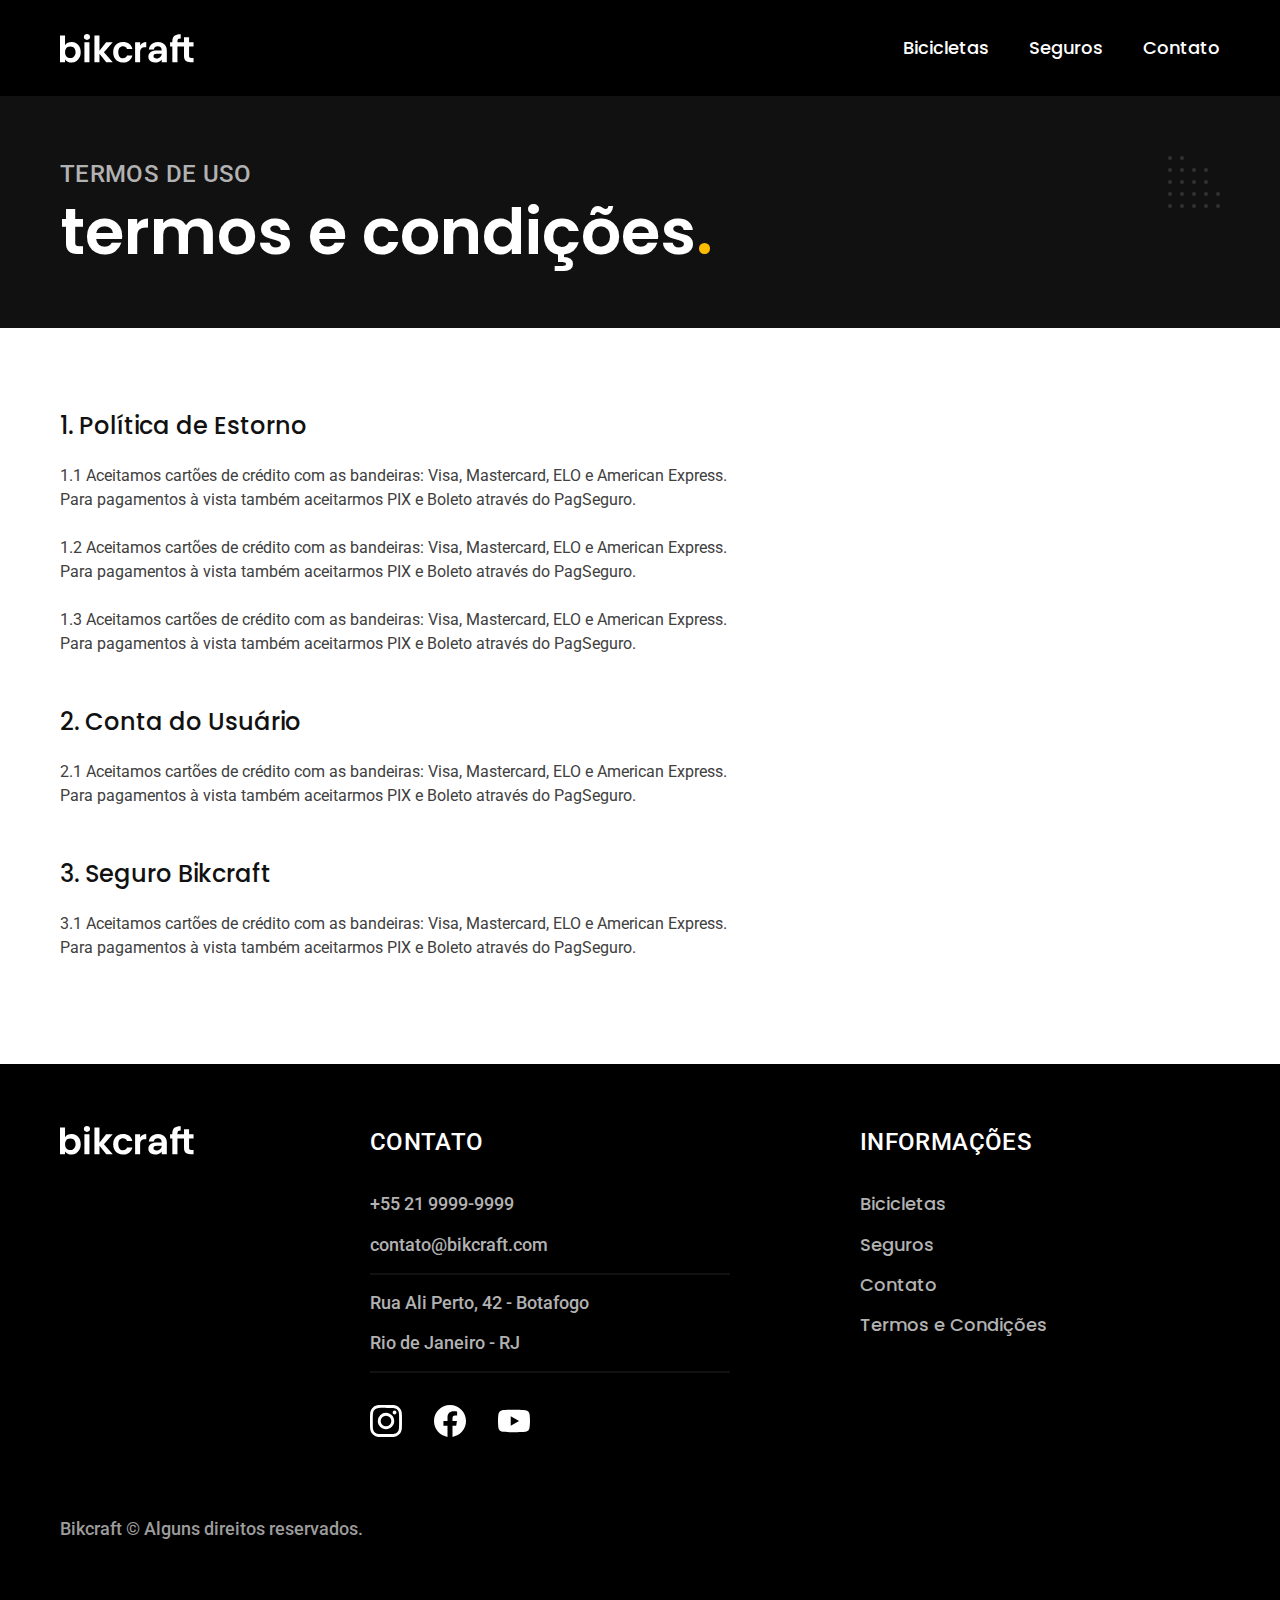
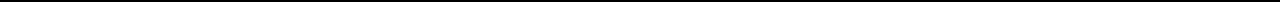
<file: termos.html>
<!DOCTYPE html>
<html lang="pt-br">

<head>
  <meta charset="UTF-8">
  <meta name="viewport" content="width=device-width, initial-scale=1.0">
  <title>Termos e Condições | Bikcraft</title>
  <meta name="description" content="Bicicletas elétricas de alta precisão e qualidade,  feitas sob medida para o cliente. Explore o mundo na sua velocidade com a Bikcraft.">

  <link rel="icon" href="./favicon.svg" type="image/svg+xml">

  <link href="./css/style.css" rel="preload" as="style">
  <link href="./css/style.css" rel="stylesheet">

  <link rel="preconnect" href="https://fonts.googleapis.com">
  <link rel="preconnect" href="https://fonts.gstatic.com" crossorigin>
  <link href="https://fonts.googleapis.com/css2?family=Merriweather:ital,wght@1,900&family=Poppins:wght@500;600&family=Roboto:wght@400;500&display=swap" rel="stylesheet">
</head>

<body id="termos">
  <header class="header-bg">
    <div class="header container">
      <a href="./">
        <img src="./img/bikcraft.svg" alt="Bikcraft" width="136" height="32">
      </a>
      <nav aria-label="primaria">
        <ul class="header-menu font-1-m cor-0">
          <li><a href="./bicicletas.html">Bicicletas</a></li>
          <li><a href="./seguros.html">Seguros</a></li>
          <li><a href="./contato.html">Contato</a></li>
        </ul>
      </nav>
    </div>
  </header>

  <main>
    <div class="titulo">
      <div class="container">
        <p class="font-2-l-b cor-5">Termos de uso</p>
        <h1 class="font-1-xxl cor-0">termos e condições<span class="cor-p1">.</span></h1>
      </div>
    </div>

    <div class="termos font-2-s cor-10 container">
      <h2 class="font-1-l cor-11">1. Política de Estorno</h2>
      <p>1.1 Aceitamos cartões de crédito com as bandeiras: Visa, Mastercard, ELO e American Express. Para pagamentos à vista também aceitarmos PIX e Boleto através do PagSeguro.</p>
      <p>1.2 Aceitamos cartões de crédito com as bandeiras: Visa, Mastercard, ELO e American Express. Para pagamentos à vista também aceitarmos PIX e Boleto através do PagSeguro.</p>
      <p>1.3 Aceitamos cartões de crédito com as bandeiras: Visa, Mastercard, ELO e American Express. Para pagamentos à vista também aceitarmos PIX e Boleto através do PagSeguro.</p>
      <h2 class="font-1-l cor-11">2. Conta do Usuário</h2>
      <p>2.1 Aceitamos cartões de crédito com as bandeiras: Visa, Mastercard, ELO e American Express. Para pagamentos à vista também aceitarmos PIX e Boleto através do PagSeguro.</p>
      <h2 class="font-1-l cor-11">3. Seguro Bikcraft</h2>
      <p>3.1 Aceitamos cartões de crédito com as bandeiras: Visa, Mastercard, ELO e American Express. Para pagamentos à vista também aceitarmos PIX e Boleto através do PagSeguro.</p>
    </div>
  </main>

  <footer class="footer-bg">
    <div class="footer container">
      <img src="./img/bikcraft.svg" alt="Bikcraft">
      <div class="footer-contato">
        <h3 class="font-2-l-b cor-0">Contato</h3>
        <ul class="font-2-m cor-5">
          <li>+55 21 9999-9999</li>
          <li>contato@bikcraft.com</li>
          <li>Rua Ali Perto, 42 - Botafogo</li>
          <li>Rio de Janeiro - RJ</li>
        </ul>
        <div class="footer-redes">
          <a href="./"><img src="./img/redes/instagram.svg" alt="Instagram"></a>
          <a href="./"><img src="./img/redes/facebook.svg" alt="Facebook"></a>
          <a href="./"><img src="./img/redes/youtube.svg" alt="Youtube"></a>
        </div>
      </div>
      <div class="footer-informacoes">
        <h3 class="font-2-l-b cor-0">Informações</h3>
        <nav>
          <ul class="font-1-m cor-5">
            <li><a href="./bicicletas.html">Bicicletas</a></li>
            <li><a href="./seguros.html">Seguros</a></li>
            <li><a href="./contato.html">Contato</a></li>
            <li><a href="./termos.html">Termos e Condições</a></li>
          </ul>
        </nav>
      </div>
      <p class="font-2-m cor-6 footer-copy">Bikcraft © Alguns direitos reservados.</p>
    </div>
  </footer>

  <script src="./js/script.js"></script>
</body>

</html>
</file>
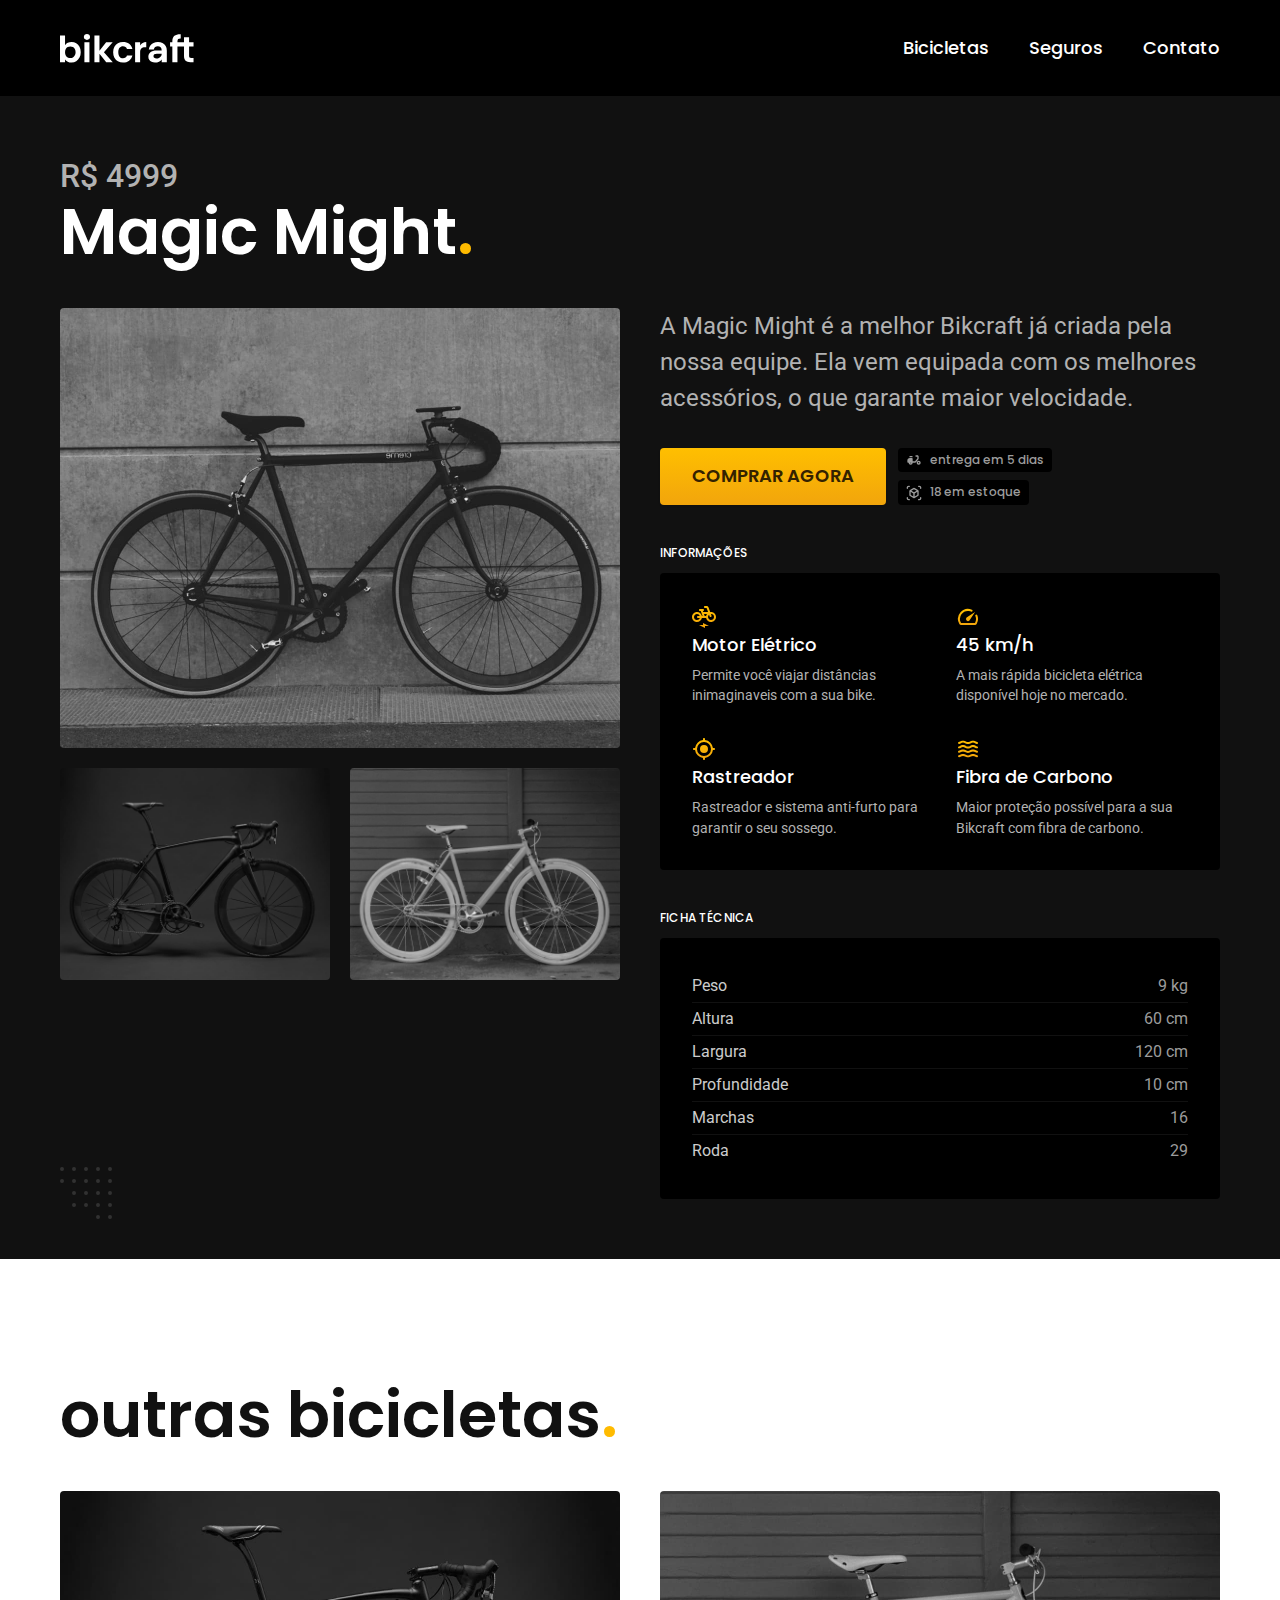
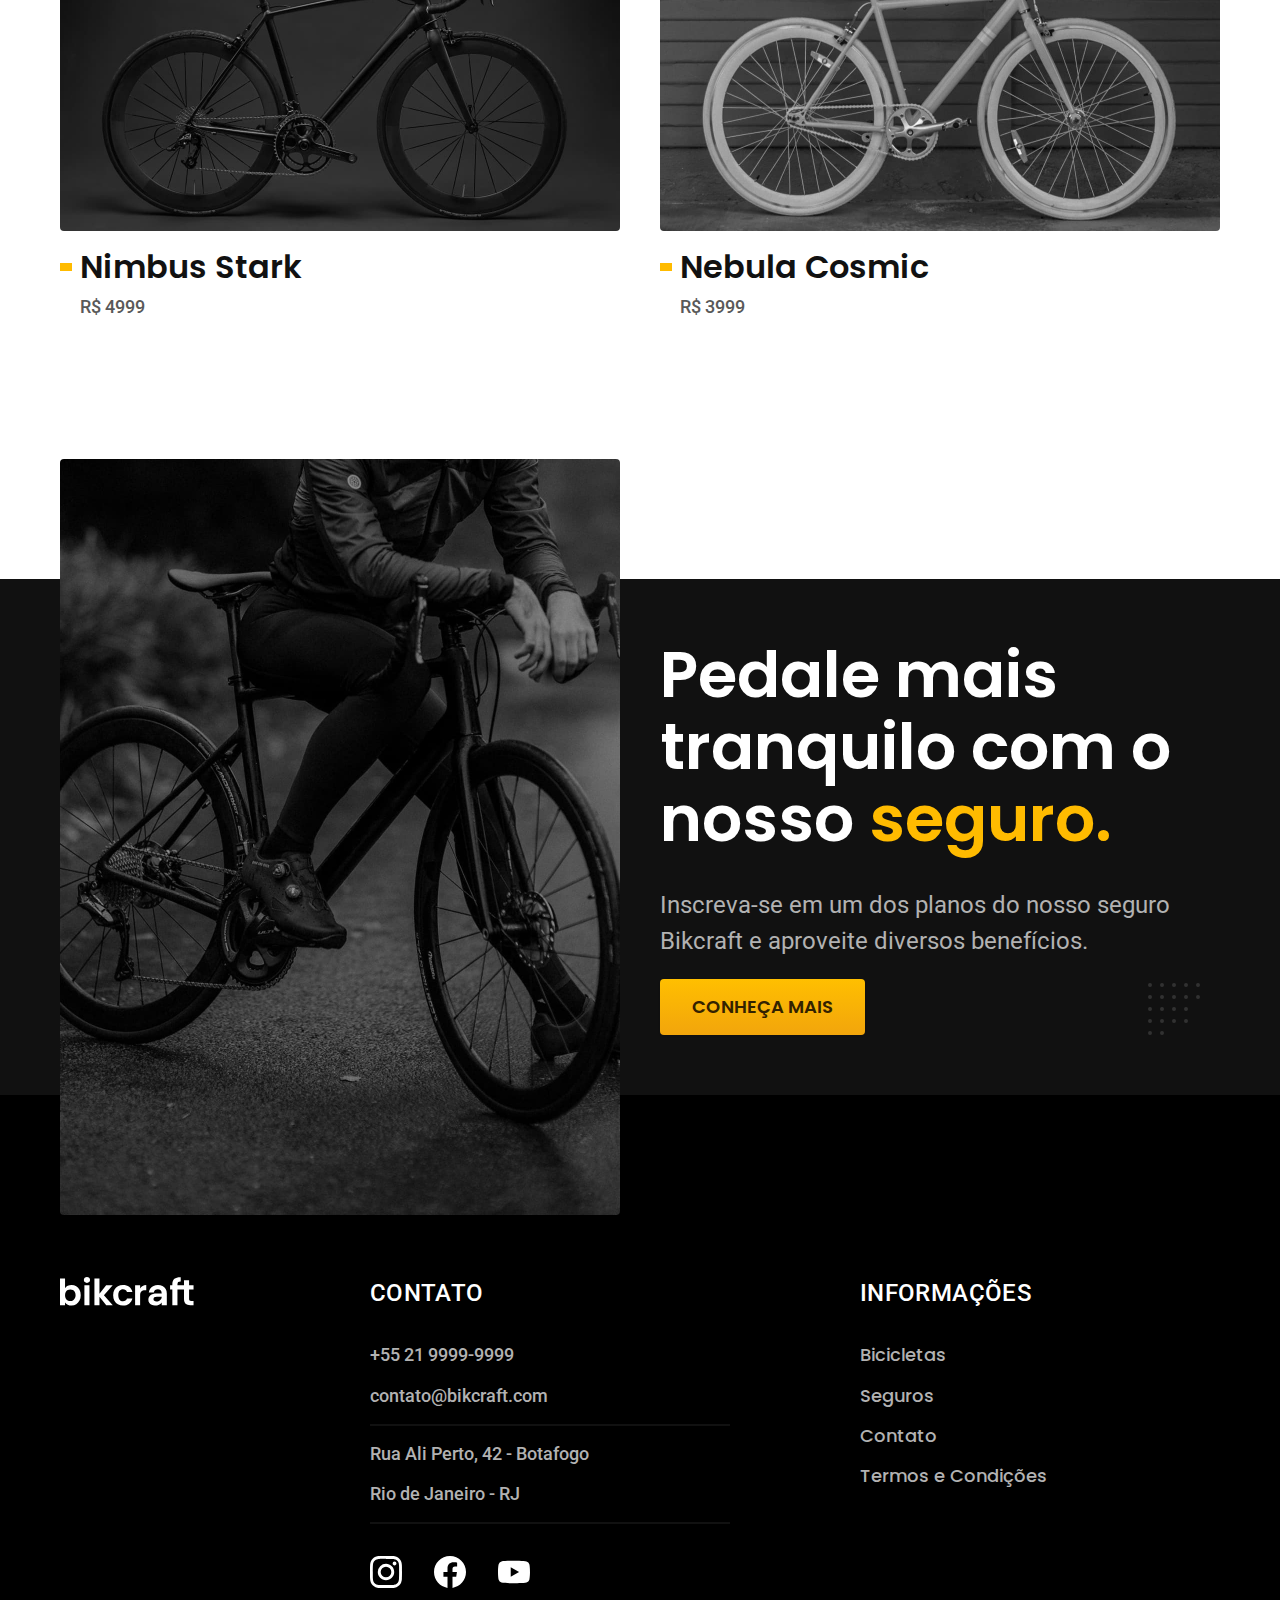
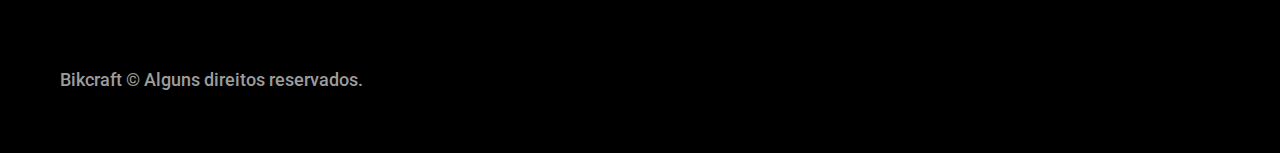
<file: bicicletas/magic.html>
<!DOCTYPE html>
<html lang="pt-br">

<head>
  <meta charset="UTF-8">
  <meta name="viewport" content="width=device-width, initial-scale=1.0">
  <title>Magic | Bikcraft</title>
  <meta name="description" content="Bicicletas elétricas de alta precisão e qualidade, feitas sob medida para o cliente. Explore o mundo na sua velocidade com a Bikcraft.">

  <link rel="icon" href="./favicon.svg" type="image/svg+xml">

  <link href="../css/style.css" rel="preload" as="style">
  <link href="../css/style.css" rel="stylesheet">

  <link rel="preconnect" href="https://fonts.googleapis.com">
  <link rel="preconnect" href="https://fonts.gstatic.com" crossorigin>
  <link href="https://fonts.googleapis.com/css2?family=Merriweather:ital,wght@1,900&family=Poppins:wght@500;600&family=Roboto:wght@400;500&display=swap" rel="stylesheet">
</head>

<body id="bicicleta">
  <header class="header-bg">
    <div class="header container">
      <a href="../">
        <img src="../img/bikcraft.svg" alt="Bikcraft" width="136" height="32">
      </a>
      <nav aria-label="primaria">
        <ul class="header-menu font-1-m cor-0">
          <li><a href="../bicicletas.html">Bicicletas</a></li>
          <li><a href="../seguros.html">Seguros</a></li>
          <li><a href="../contato.html">Contato</a></li>
        </ul>
      </nav>
    </div>
  </header>

  <main class="bicicleta-bg">
    <div class="bicicleta container">
      <div class="bicicleta-titulo">
        <span class="font-2-xl cor-5">R$ 4999</span>
        <h1 class="font-1-xxl cor-0">Magic Might<span class="cor-p1">.</span></h1>
      </div>
      <div class="bicicleta-imagens">
        <img src="../img/bicicleta/nimbus2.jpg" alt="Bicicleta preta" width="560" height="440">
        <img src="../img/bicicleta/nimbus1.jpg" alt="Bicicleta preta" width="560" height="440">
        <img src="../img/bicicleta/nimbus3.jpg" alt="Bicicleta branca" width="560" height="440">
      </div>
      <div class="bicicleta-conteudo">
        <p class="font-2-l cor-5">A Magic Might é a melhor Bikcraft já criada pela nossa equipe. Ela vem equipada com os melhores acessórios, o que garante maior velocidade.</p>
        <div class="bicicleta-comprar">
          <a class="botao" href="../orcamento.html?tipo=bikcraft&produto=magic">Comprar Agora</a>
          <span class="font-1-xs cor-6"><img src="../img/icones/entrega.svg" alt=""> entrega em 5 dias</span>
          <span class="font-1-xs cor-6"><img src="../img/icones/estoque.svg" alt=""> 18 em estoque</span>
        </div>
        <h2 class="font-1-xs cor-0">Informações</h2>
        <ul class="bicicleta-informacoes">
          <li>
            <img src="../img/icones/eletrica.svg" alt="">
            <h3 class="font-1-m cor-0">Motor Elétrico</h3>
            <p class="font-2-xs cor-5">Permite você viajar distâncias inimaginaveis com a sua bike.</p>
          </li>
          <li>
            <img src="../img/icones/velocidade.svg" alt="">
            <h3 class="font-1-m cor-0">45 km/h</h3>
            <p class="font-2-xs cor-5">A mais rápida bicicleta elétrica disponível hoje no mercado.</p>
          </li>
          <li>
            <img src="../img/icones/rastreador.svg" alt="">
            <h3 class="font-1-m cor-0">Rastreador</h3>
            <p class="font-2-xs cor-5">Rastreador e sistema anti-furto para garantir o seu sossego.</p>
          </li>
          <li>
            <img src="../img/icones/carbono.svg" alt="">
            <h3 class="font-1-m cor-0">Fibra de Carbono</h3>
            <p class="font-2-xs cor-5">Maior proteção possível para a sua Bikcraft com fibra de carbono.</p>
          </li>
        </ul>
        <h2 class="font-1-xs cor-0">Ficha Técnica</h2>
        <ul class="bicicleta-ficha font-2-s cor-4">
          <li>Peso <span>9 kg</span></li>
          <li>Altura <span>60 cm</span></li>
          <li>Largura <span>120 cm</span></li>
          <li>Profundidade <span>10 cm</span></li>
          <li>Marchas <span>16</span></li>
          <li>Roda <span>29</span></li>
        </ul>
      </div>
    </div>
  </main>

  <article class="bicicletas-lista container">
    <h2 class="font-1-xxl">outras bicicletas<span class="cor-p1">.</span></h2>
    <ul>
      <li>
        <a href="./nimbus.html">
          <img src="../img/bicicletas/nimbus.jpg" alt="Bicicleta preta">
          <h3 class="font-1-xl">Nimbus Stark</h3>
          <span class="font-2-m cor-8">R$ 4999</span>
        </a>
      </li>
      <li>
        <a href="./nebula.html">
          <img src="../img/bicicletas/nebula.jpg" alt="Bicicleta branca">
          <h3 class="font-1-xl">Nebula Cosmic</h3>
          <span class="font-2-m cor-8">R$ 3999</span>
        </a>
      </li>
    </ul>
  </article>

  <article class="seguro-bg">
    <div class="seguro container">
      <div class="seguro-imagem">
        <img src="../img/fotos/seguros.jpg" alt="Pessoa parada em cima de uma bicicleta">
      </div>
      <div class="seguro-conteudo">
        <h2 class="font-1-xxl cor-0">Pedale mais tranquilo com o nosso <span class="cor-p1">seguro.</span></h2>
        <p class="font-2-l cor-5">Inscreva-se em um dos planos do nosso seguro Bikcraft e aproveite diversos benefícios.</p>
        <a class="botao" href="../seguros.html">Conheça Mais</a>
      </div>
    </div>
  </article>

  <footer class="footer-bg">
    <div class="footer container">
      <img src="../img/bikcraft.svg" alt="Bikcraft">
      <div class="footer-contato">
        <h3 class="font-2-l-b cor-0">Contato</h3>
        <ul class="font-2-m cor-5">
          <li>+55 21 9999-9999</li>
          <li>contato@bikcraft.com</li>
          <li>Rua Ali Perto, 42 - Botafogo</li>
          <li>Rio de Janeiro - RJ</li>
        </ul>
        <div class="footer-redes">
          <a href="./"><img src="../img/redes/instagram.svg" alt="Instagram"></a>
          <a href="./"><img src="../img/redes/facebook.svg" alt="Facebook"></a>
          <a href="./"><img src="../img/redes/youtube.svg" alt="Youtube"></a>
        </div>
      </div>
      <div class="footer-informacoes">
        <h3 class="font-2-l-b cor-0">Informações</h3>
        <nav>
          <ul class="font-1-m cor-5">
            <li><a href="../bicicletas.html">Bicicletas</a></li>
            <li><a href="../seguros.html">Seguros</a></li>
            <li><a href="../contato.html">Contato</a></li>
            <li><a href="../termos.html">Termos e Condições</a></li>
          </ul>
        </nav>
      </div>
      <p class="font-2-m cor-6 footer-copy">Bikcraft © Alguns direitos reservados.</p>
    </div>
  </footer>

  <script src="../js/script.js"></script>
</body>

</html>
</file>
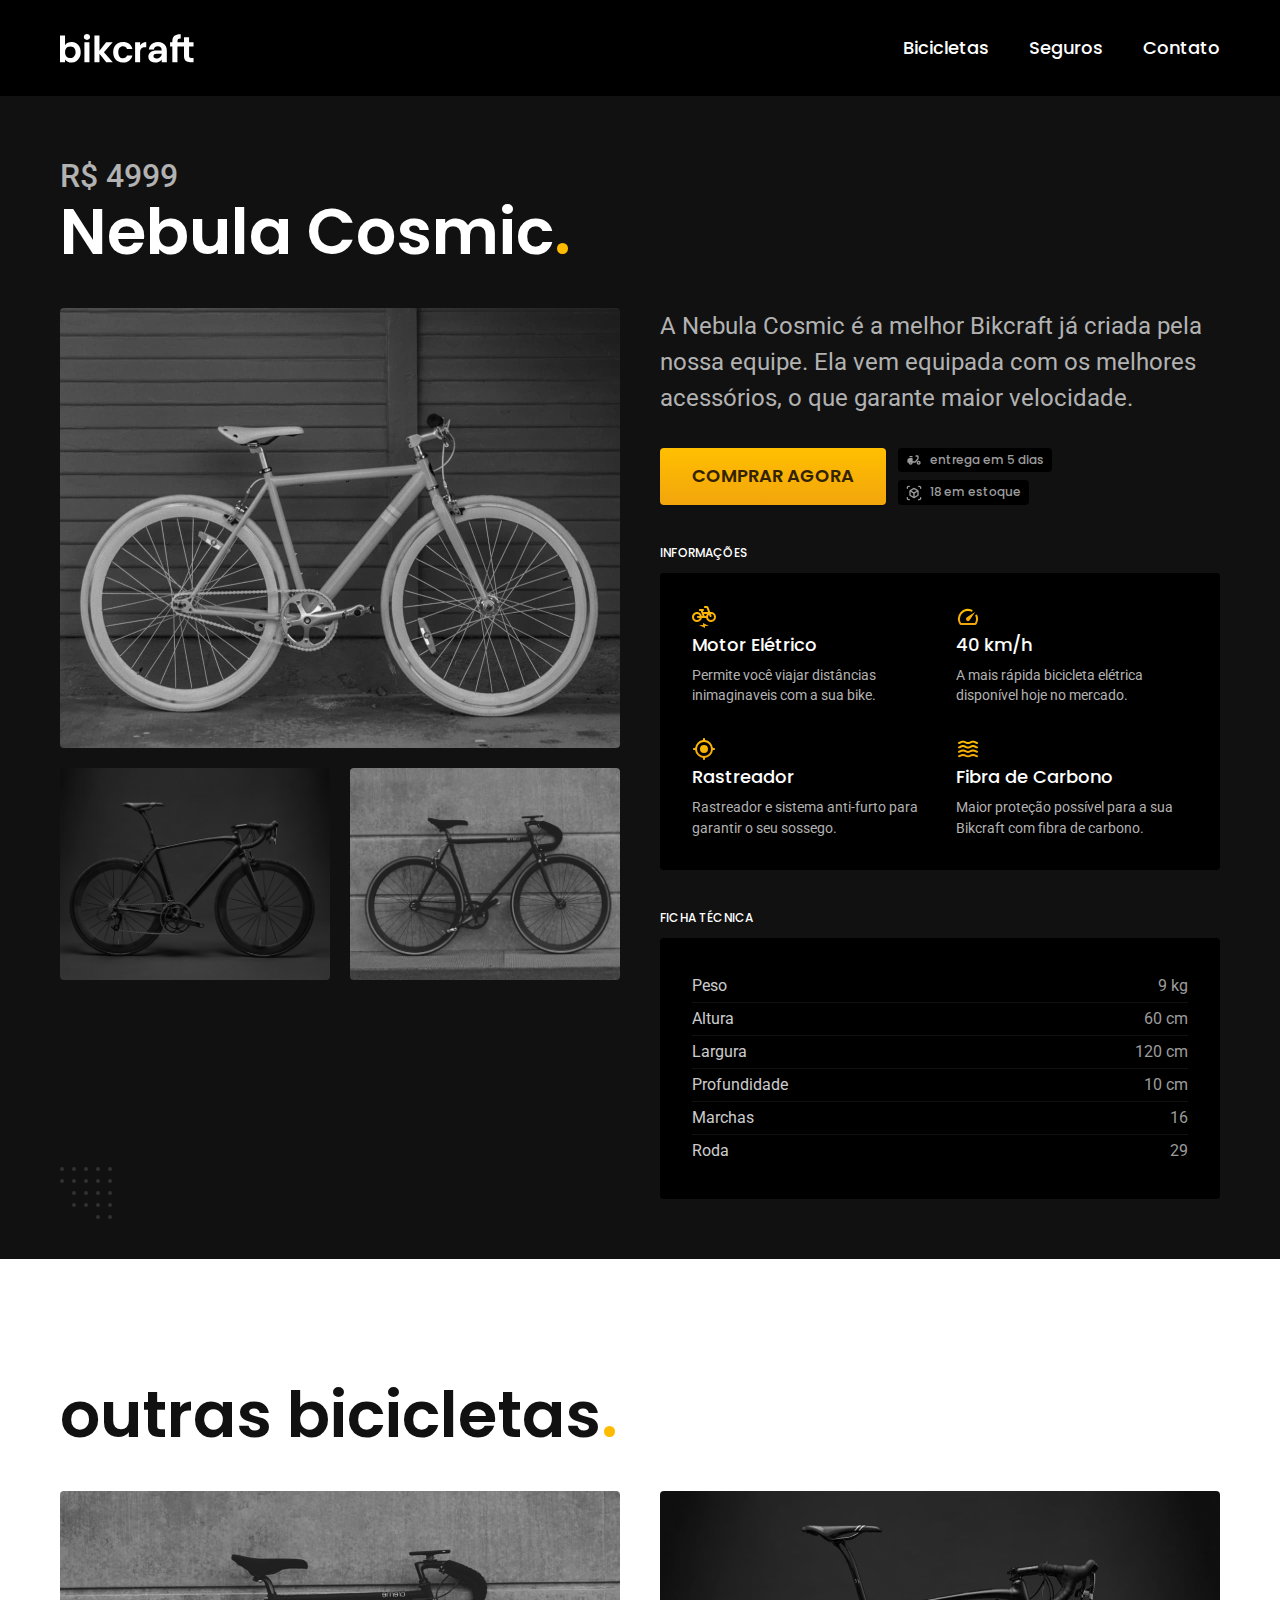
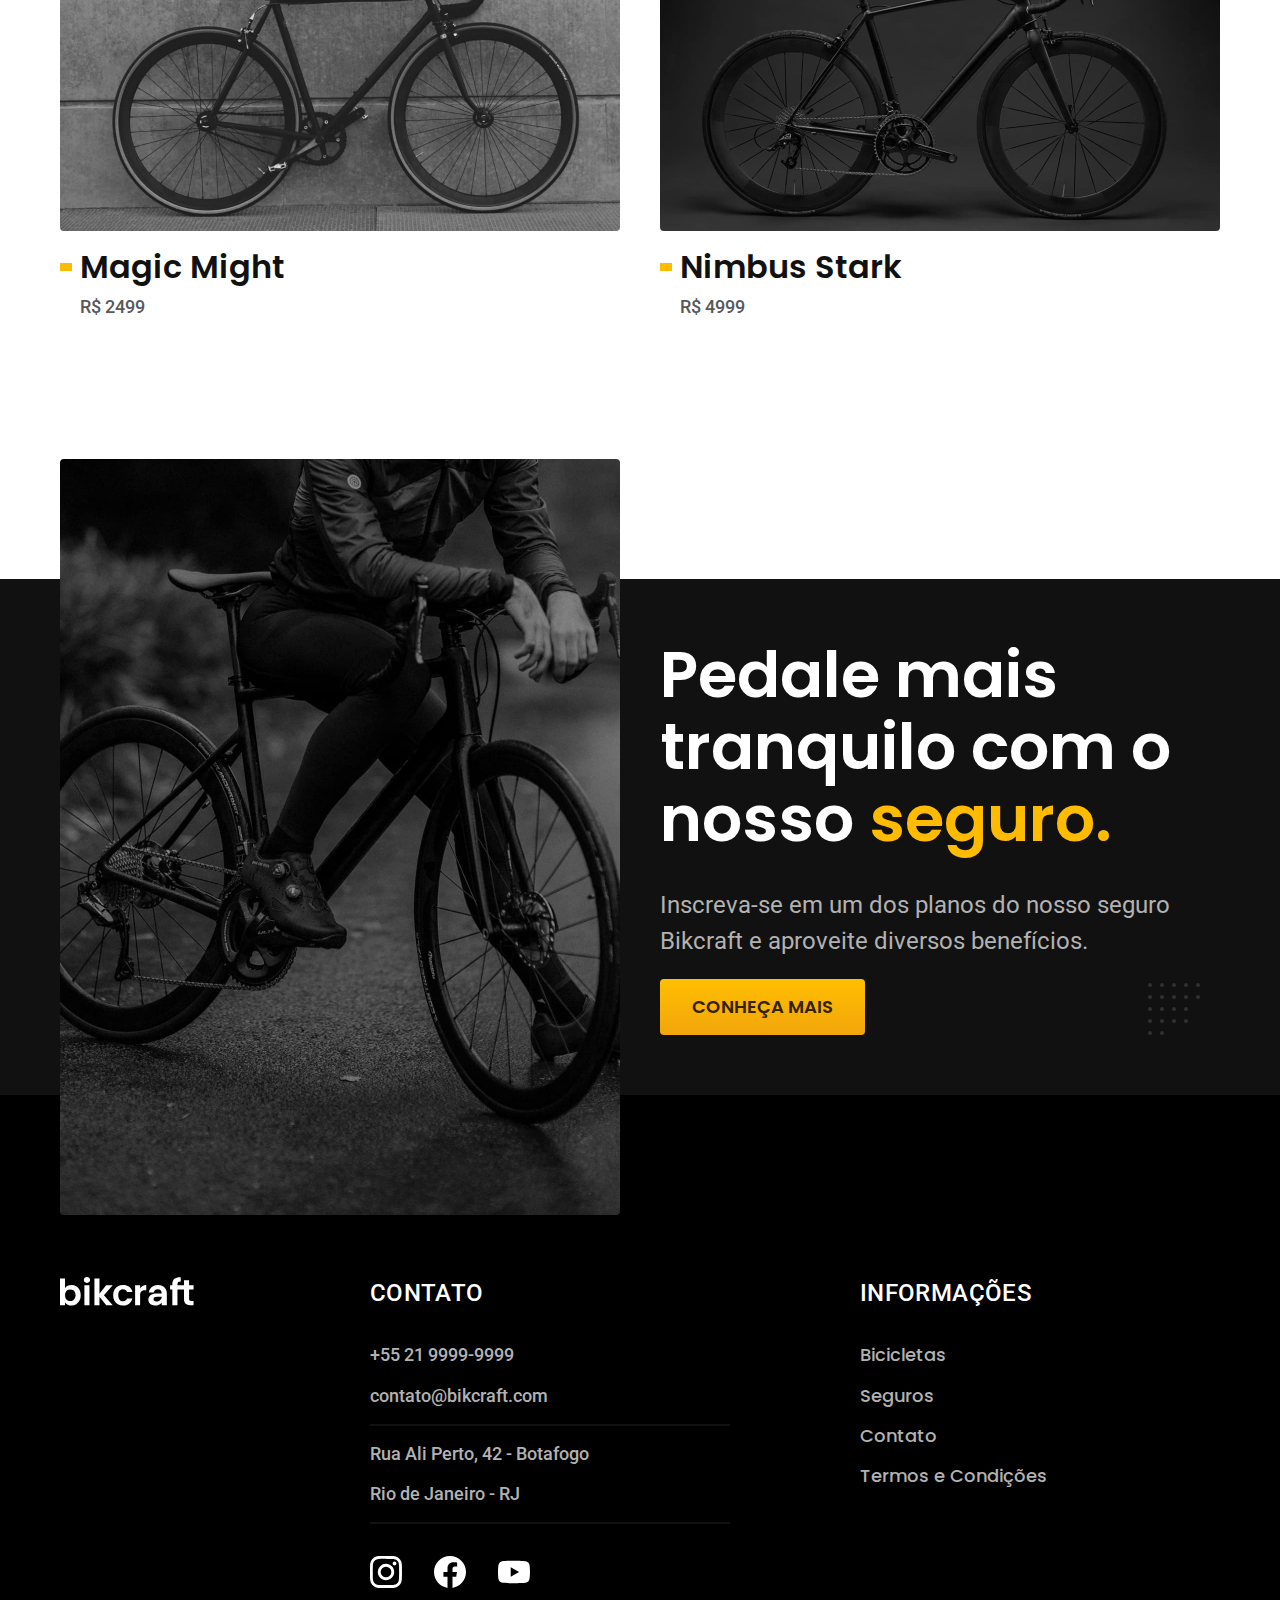
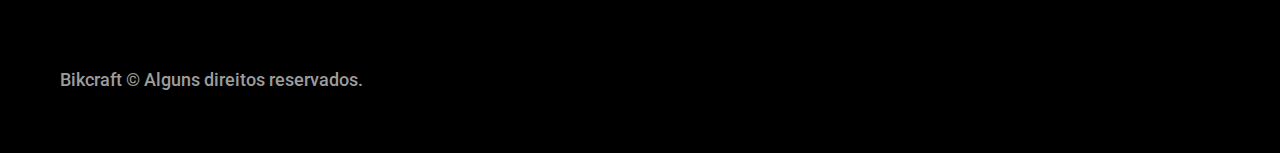
<file: bicicletas/nebula.html>
<!DOCTYPE html>
<html lang="pt-br">

<head>
  <meta charset="UTF-8">
  <meta name="viewport" content="width=device-width, initial-scale=1.0">
  <title>Nebula | Bikcraft</title>
  <meta name="description" content="Bicicletas elétricas de alta precisão e qualidade,  feitas sob medida para o cliente. Explore o mundo na sua velocidade com a Bikcraft.">

  <link rel="icon" href="./favicon.svg" type="image/svg+xml">

  <link href="../css/style.css" rel="preload" as="style">
  <link href="../css/style.css" rel="stylesheet">

  <link rel="preconnect" href="https://fonts.googleapis.com">
  <link rel="preconnect" href="https://fonts.gstatic.com" crossorigin>
  <link href="https://fonts.googleapis.com/css2?family=Merriweather:ital,wght@1,900&family=Poppins:wght@500;600&family=Roboto:wght@400;500&display=swap" rel="stylesheet">
</head>

<body id="bicicleta">
  <header class="header-bg">
    <div class="header container">
      <a href="../">
        <img src="../img/bikcraft.svg" alt="Bikcraft" width="136" height="32">
      </a>
      <nav aria-label="primaria">
        <ul class="header-menu font-1-m cor-0">
          <li><a href="../bicicletas.html">Bicicletas</a></li>
          <li><a href="../seguros.html">Seguros</a></li>
          <li><a href="../contato.html">Contato</a></li>
        </ul>
      </nav>
    </div>
  </header>

  <main class="bicicleta-bg">
    <div class="bicicleta container">
      <div class="bicicleta-titulo">
        <span class="font-2-xl cor-5">R$ 4999</span>
        <h1 class="font-1-xxl cor-0">Nebula Cosmic<span class="cor-p1">.</span></h1>
      </div>
      <div class="bicicleta-imagens">
        <img src="../img/bicicleta/nimbus3.jpg" alt="Bicicleta branca" width="560" height="440">
        <img src="../img/bicicleta/nimbus1.jpg" alt="Bicicleta preta" width="1120" height="880">
        <img src="../img/bicicleta/nimbus2.jpg" alt="Bicicleta preta" width="560" height="440">
      </div>
      <div class="bicicleta-conteudo">
        <p class="font-2-l cor-5">A Nebula Cosmic é a melhor Bikcraft já criada pela nossa equipe. Ela vem equipada com os melhores acessórios, o que garante maior velocidade.</p>
        <div class="bicicleta-comprar">
          <a class="botao" href="../orcamento.html?tipo=bikcraft&produto=nebula">Comprar Agora</a>
          <span class="font-1-xs cor-6"><img src="../img/icones/entrega.svg" alt=""> entrega em 5 dias</span>
          <span class="font-1-xs cor-6"><img src="../img/icones/estoque.svg" alt=""> 18 em estoque</span>
        </div>
        <h2 class="font-1-xs cor-0">Informações</h2>
        <ul class="bicicleta-informacoes">
          <li>
            <img src="../img/icones/eletrica.svg" alt="">
            <h3 class="font-1-m cor-0">Motor Elétrico</h3>
            <p class="font-2-xs cor-5">Permite você viajar distâncias inimaginaveis com a sua bike.</p>
          </li>
          <li>
            <img src="../img/icones/velocidade.svg" alt="">
            <h3 class="font-1-m cor-0">40 km/h</h3>
            <p class="font-2-xs cor-5">A mais rápida bicicleta elétrica disponível hoje no mercado.</p>
          </li>
          <li>
            <img src="../img/icones/rastreador.svg" alt="">
            <h3 class="font-1-m cor-0">Rastreador</h3>
            <p class="font-2-xs cor-5">Rastreador e sistema anti-furto para garantir o seu sossego.</p>
          </li>
          <li>
            <img src="../img/icones/carbono.svg" alt="">
            <h3 class="font-1-m cor-0">Fibra de Carbono</h3>
            <p class="font-2-xs cor-5">Maior proteção possível para a sua Bikcraft com fibra de carbono.</p>
          </li>
        </ul>
        <h2 class="font-1-xs cor-0">Ficha Técnica</h2>
        <ul class="bicicleta-ficha font-2-s cor-4">
          <li>Peso <span>9 kg</span></li>
          <li>Altura <span>60 cm</span></li>
          <li>Largura <span>120 cm</span></li>
          <li>Profundidade <span>10 cm</span></li>
          <li>Marchas <span>16</span></li>
          <li>Roda <span>29</span></li>
        </ul>
      </div>
    </div>
  </main>

  <article class="bicicletas-lista container">
    <h2 class="font-1-xxl">outras bicicletas<span class="cor-p1">.</span></h2>

    <ul>
      <li>
        <a href="./magic.html">
          <img src="../img/bicicletas/magic.jpg" alt="Bicicleta preta">
          <h3 class="font-1-xl">Magic Might</h3>
          <span class="font-2-m cor-8">R$ 2499</span>
        </a>
      </li>
      <li>
        <a href="./nimbus.html">
          <img src="../img/bicicletas/nimbus.jpg" alt="Bicicleta preta">
          <h3 class="font-1-xl">Nimbus Stark</h3>
          <span class="font-2-m cor-8">R$ 4999</span>
        </a>
      </li>
    </ul>
  </article>

  <article class="seguro-bg">
    <div class="seguro container">
      <div class="seguro-imagem">
        <img src="../img/fotos/seguros.jpg" alt="Pessoa parada em cima de uma bicicleta">
      </div>
      <div class="seguro-conteudo">
        <h2 class="font-1-xxl cor-0">Pedale mais tranquilo com o nosso <span class="cor-p1">seguro.</span></h2>
        <p class="font-2-l cor-5">Inscreva-se em um dos planos do nosso seguro Bikcraft e aproveite diversos benefícios.</p>
        <a class="botao" href="../seguros.html">Conheça Mais</a>
      </div>
    </div>
  </article>

  <footer class="footer-bg">
    <div class="footer container">
      <img src="../img/bikcraft.svg" alt="Bikcraft">
      <div class="footer-contato">
        <h3 class="font-2-l-b cor-0">Contato</h3>
        <ul class="font-2-m cor-5">
          <li>+55 21 9999-9999</li>
          <li>contato@bikcraft.com</li>
          <li>Rua Ali Perto, 42 - Botafogo</li>
          <li>Rio de Janeiro - RJ</li>
        </ul>
        <div class="footer-redes">
          <a href="./"><img src="../img/redes/instagram.svg" alt="Instagram"></a>
          <a href="./"><img src="../img/redes/facebook.svg" alt="Facebook"></a>
          <a href="./"><img src="../img/redes/youtube.svg" alt="Youtube"></a>
        </div>
      </div>
      <div class="footer-informacoes">
        <h3 class="font-2-l-b cor-0">Informações</h3>
        <nav>
          <ul class="font-1-m cor-5">
            <li><a href="../bicicletas.html">Bicicletas</a></li>
            <li><a href="../seguros.html">Seguros</a></li>
            <li><a href="../contato.html">Contato</a></li>
            <li><a href="../termos.html">Termos e Condições</a></li>
          </ul>
        </nav>
      </div>
      <p class="font-2-m cor-6 footer-copy">Bikcraft © Alguns direitos reservados.</p>
    </div>
  </footer>

  <script src="../js/script.js"></script>
</body>

</html>
</file>
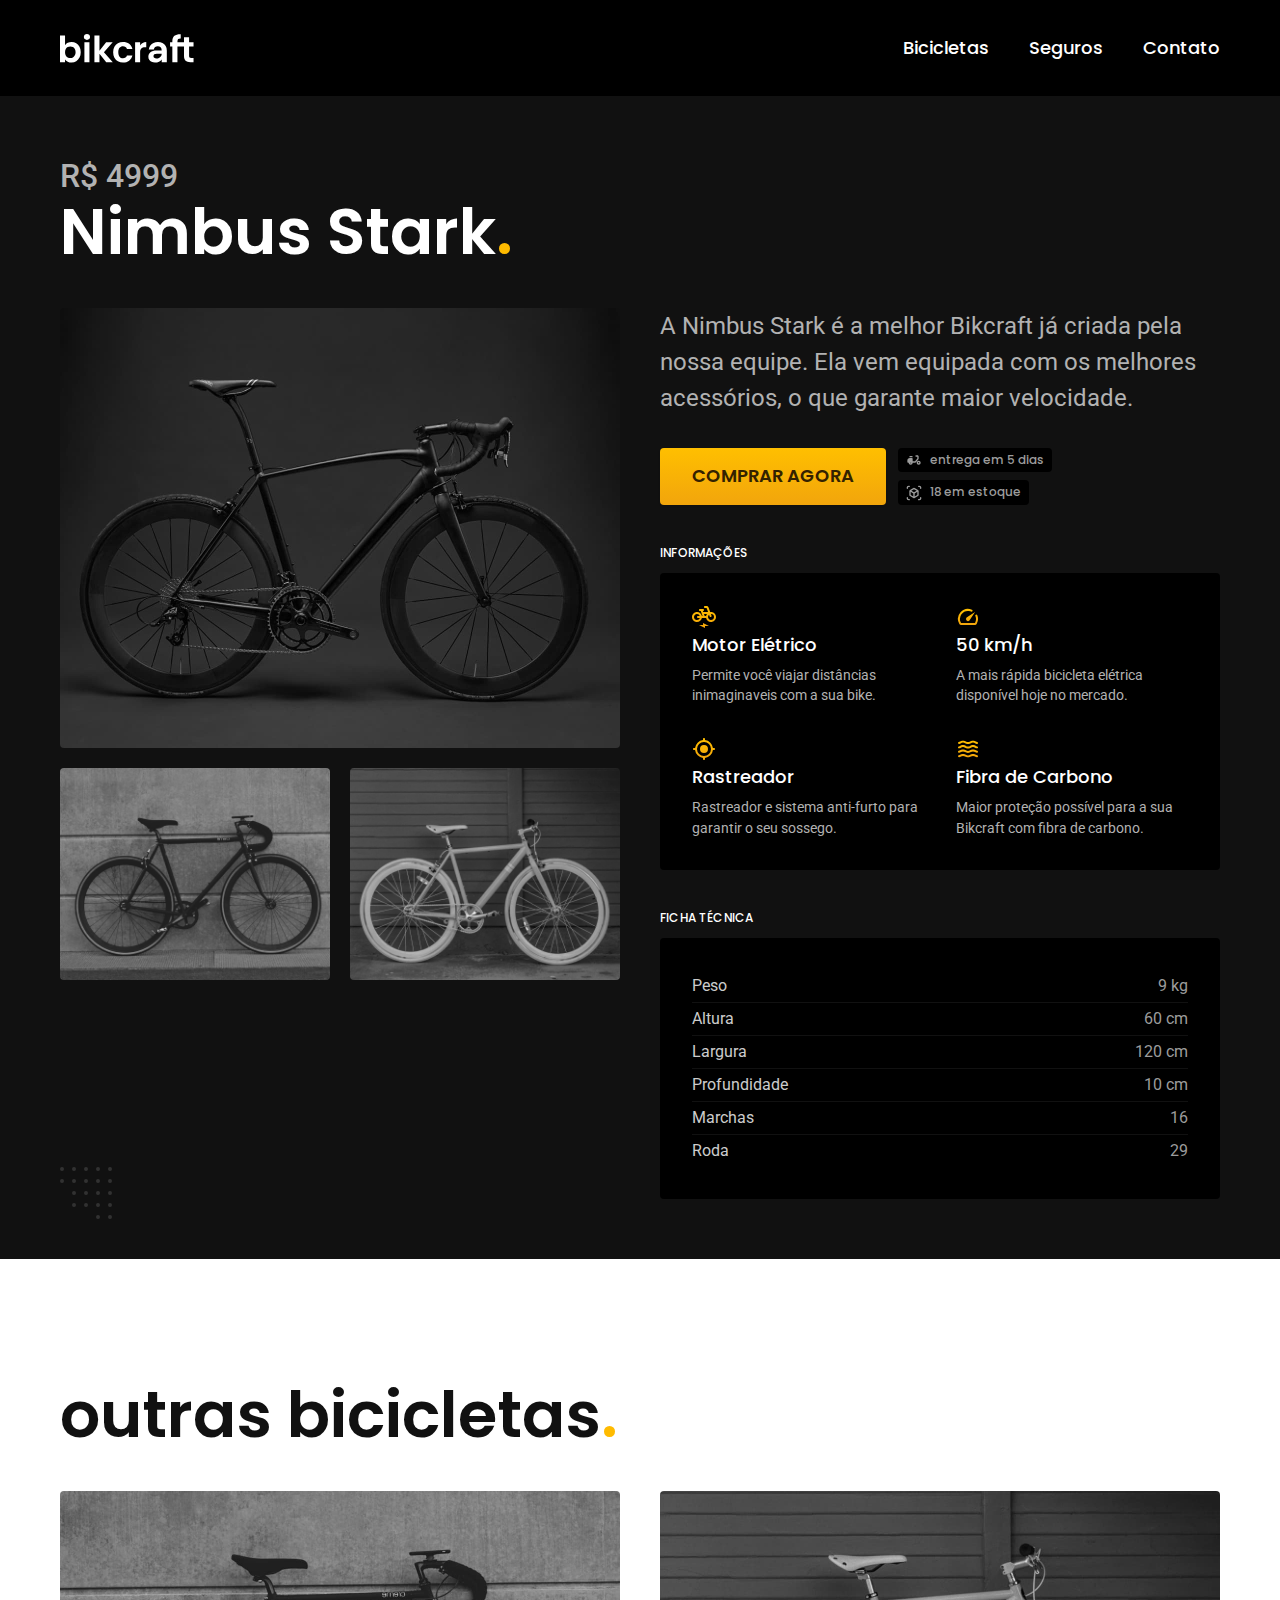
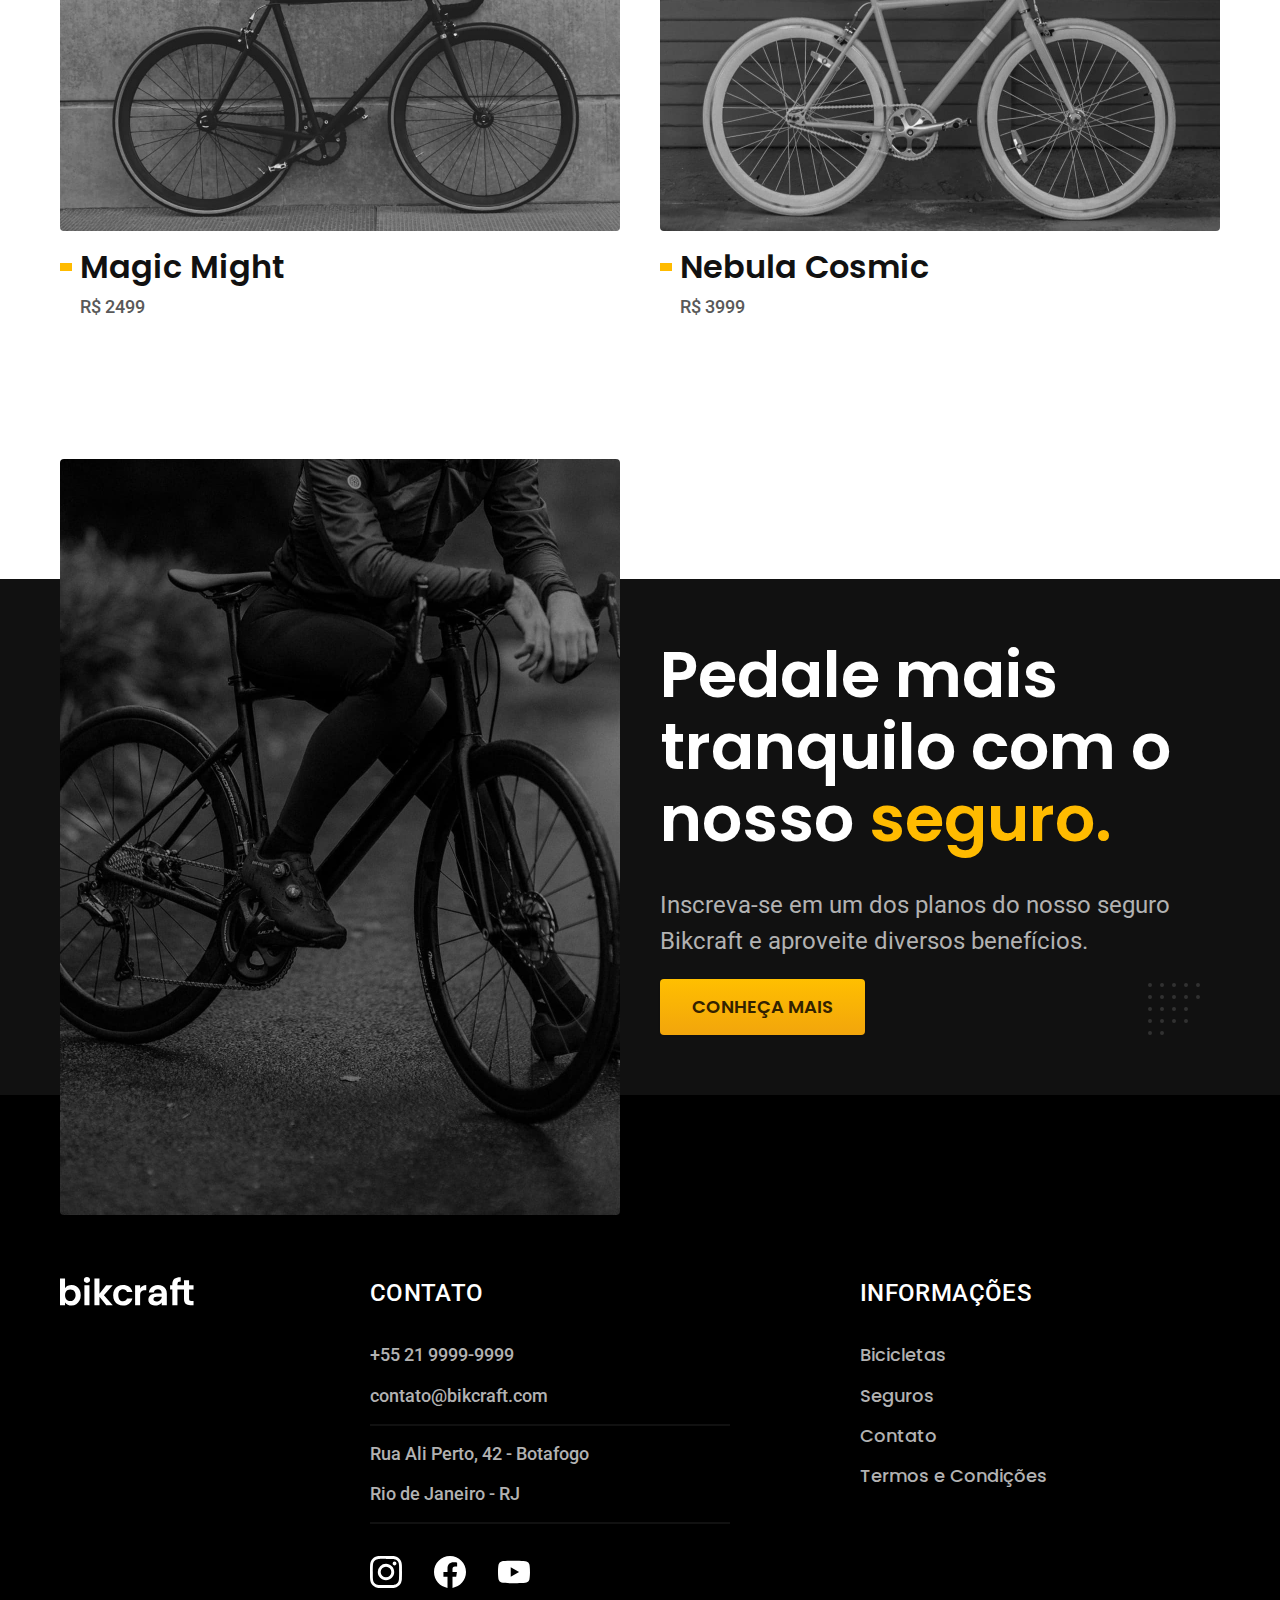
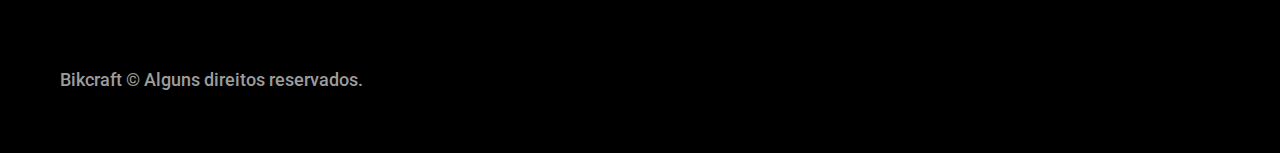
<file: bicicletas/nimbus.html>
<!DOCTYPE html>
<html lang="pt-br">

<head>
  <meta charset="UTF-8">
  <meta name="viewport" content="width=device-width, initial-scale=1.0">
  <title>Nimbus | Bikcraft</title>
  <meta name="description" content="Bicicletas elétricas de alta precisão e qualidade,  feitas sob medida para o cliente. Explore o mundo na sua velocidade com a Bikcraft.">

  <link rel="icon" href="./favicon.svg" type="image/svg+xml">

  <link href="../css/style.css" rel="preload" as="style">
  <link href="../css/style.css" rel="stylesheet">

  <link rel="preconnect" href="https://fonts.googleapis.com">
  <link rel="preconnect" href="https://fonts.gstatic.com" crossorigin>
  <link href="https://fonts.googleapis.com/css2?family=Merriweather:ital,wght@1,900&family=Poppins:wght@500;600&family=Roboto:wght@400;500&display=swap" rel="stylesheet">
</head>

<body id="bicicleta">
  <header class="header-bg">
    <div class="header container">
      <a href="../">
        <img src="../img/bikcraft.svg" alt="Bikcraft" width="136" height="32">
      </a>
      <nav aria-label="primaria">
        <ul class="header-menu font-1-m cor-0">
          <li><a href="../bicicletas.html">Bicicletas</a></li>
          <li><a href="../seguros.html">Seguros</a></li>
          <li><a href="../contato.html">Contato</a></li>
        </ul>
      </nav>
    </div>
  </header>

  <main class="bicicleta-bg">
    <div class="bicicleta container">
      <div class="bicicleta-titulo">
        <span class="font-2-xl cor-5">R$ 4999</span>
        <h1 class="font-1-xxl cor-0">Nimbus Stark<span class="cor-p1">.</span></h1>
      </div>
      <div class="bicicleta-imagens">
        <img src="../img/bicicleta/nimbus1.jpg" alt="Bicicleta preta" width="560" height="440">
        <img src="../img/bicicleta/nimbus2.jpg" alt="Bicicleta branca" width="560" height="440">
        <img src="../img/bicicleta/nimbus3.jpg" alt="Bicicleta preta" width="560" height="440">
      </div>
      <div class="bicicleta-conteudo">
        <p class="font-2-l cor-5">A Nimbus Stark é a melhor Bikcraft já criada pela nossa equipe. Ela vem equipada com os melhores acessórios, o que garante maior velocidade.</p>
        <div class="bicicleta-comprar">
          <a class="botao" href="../orcamento.html?tipo=bikcraft&produto=nimbus">Comprar Agora</a>
          <span class="font-1-xs cor-6"><img src="../img/icones/entrega.svg" alt=""> entrega em 5 dias</span>
          <span class="font-1-xs cor-6"><img src="../img/icones/estoque.svg" alt=""> 18 em estoque</span>
        </div>
        <h2 class="font-1-xs cor-0">Informações</h2>
        <ul class="bicicleta-informacoes">
          <li>
            <img src="../img/icones/eletrica.svg" alt="">
            <h3 class="font-1-m cor-0">Motor Elétrico</h3>
            <p class="font-2-xs cor-5">Permite você viajar distâncias inimaginaveis com a sua bike.</p>
          </li>
          <li>
            <img src="../img/icones/velocidade.svg" alt="">
            <h3 class="font-1-m cor-0">50 km/h</h3>
            <p class="font-2-xs cor-5">A mais rápida bicicleta elétrica disponível hoje no mercado.</p>
          </li>
          <li>
            <img src="../img/icones/rastreador.svg" alt="">
            <h3 class="font-1-m cor-0">Rastreador</h3>
            <p class="font-2-xs cor-5">Rastreador e sistema anti-furto para garantir o seu sossego.</p>
          </li>
          <li>
            <img src="../img/icones/carbono.svg" alt="">
            <h3 class="font-1-m cor-0">Fibra de Carbono</h3>
            <p class="font-2-xs cor-5">Maior proteção possível para a sua Bikcraft com fibra de carbono.</p>
          </li>
        </ul>
        <h2 class="font-1-xs cor-0">Ficha Técnica</h2>
        <ul class="bicicleta-ficha font-2-s cor-4">
          <li>Peso <span>9 kg</span></li>
          <li>Altura <span>60 cm</span></li>
          <li>Largura <span>120 cm</span></li>
          <li>Profundidade <span>10 cm</span></li>
          <li>Marchas <span>16</span></li>
          <li>Roda <span>29</span></li>
        </ul>
      </div>
    </div>
  </main>

  <article class="bicicletas-lista container">
    <h2 class="font-1-xxl">outras bicicletas<span class="cor-p1">.</span></h2>
    <ul>
      <li>
        <a href="./magic.html">
          <img src="../img/bicicletas/magic.jpg" alt="Bicicleta preta">
          <h3 class="font-1-xl">Magic Might</h3>
          <span class="font-2-m cor-8">R$ 2499</span>
        </a>
      </li>
      <li>
        <a href="./nebula.html">
          <img src="../img/bicicletas/nebula.jpg" alt="Bicicleta branca">
          <h3 class="font-1-xl">Nebula Cosmic</h3>
          <span class="font-2-m cor-8">R$ 3999</span>
        </a>
      </li>
    </ul>
  </article>

  <article class="seguro-bg">
    <div class="seguro container">
      <div class="seguro-imagem">
        <img src="../img/fotos/seguros.jpg" alt="Pessoa parada em cima de uma bicicleta">
      </div>
      <div class="seguro-conteudo">
        <h2 class="font-1-xxl cor-0">Pedale mais tranquilo com o nosso <span class="cor-p1">seguro.</span></h2>
        <p class="font-2-l cor-5">Inscreva-se em um dos planos do nosso seguro Bikcraft e aproveite diversos benefícios.</p>
        <a class="botao" href="../seguros.html">Conheça Mais</a>
      </div>
    </div>
  </article>

  <footer class="footer-bg">
    <div class="footer container">
      <img src="../img/bikcraft.svg" alt="Bikcraft">
      <div class="footer-contato">
        <h3 class="font-2-l-b cor-0">Contato</h3>
        <ul class="font-2-m cor-5">
          <li>+55 21 9999-9999</li>
          <li>contato@bikcraft.com</li>
          <li>Rua Ali Perto, 42 - Botafogo</li>
          <li>Rio de Janeiro - RJ</li>
        </ul>
        <div class="footer-redes">
          <a href="./"><img src="../img/redes/instagram.svg" alt="Instagram"></a>
          <a href="./"><img src="../img/redes/facebook.svg" alt="Facebook"></a>
          <a href="./"><img src="../img/redes/youtube.svg" alt="Youtube"></a>
        </div>
      </div>
      <div class="footer-informacoes">
        <h3 class="font-2-l-b cor-0">Informações</h3>
        <nav>
          <ul class="font-1-m cor-5">
            <li><a href="../bicicletas.html">Bicicletas</a></li>
            <li><a href="../seguros.html">Seguros</a></li>
            <li><a href="../contato.html">Contato</a></li>
            <li><a href="../termos.html">Termos e Condições</a></li>
          </ul>
        </nav>
      </div>
      <p class="font-2-m cor-6 footer-copy">Bikcraft © Alguns direitos reservados.</p>
    </div>
  </footer>

  <script src="../js/script.js"></script>
</body>

</html>
</file>
<file: css/style.css>
@import "./global/global.css";

/* Utilidades */
@import "./utilidades/tipografia.css";
@import "./utilidades/cores.css";
@import "./utilidades/componentes.css";
@import "./utilidades/formulario.css";
/* @import "./utilidades/simple-anime.css"; */

/* Header e Footer */
@import "./global/header.css";
@import "./global/footer.css";

/* Home */
@import "./home/introducao.css";
@import "./home/tecnologia.css";
@import "./home/parceiros.css";
@import "./home/depoimento.css";

/* Seguros */
@import "./seguros/seguros.css";
@import "./seguros/vantagens.css";
@import "./seguros/perguntas.css";

/* Biciletas */
@import "./bicicletas/bicicletas.css";
@import "./bicicletas/bicicletas-lista.css";

/* Bicileta */
@import "./bicicleta/bicicleta.css";
@import "./bicicleta/seguro.css";

/* Contato */
@import "./contato/contato.css";
@import "./contato/lojas.css";

/* Orçamento */
@import "./orcamento/orcamento.css";

/* Termos */
@import "./termos/termos.css";
</file>
